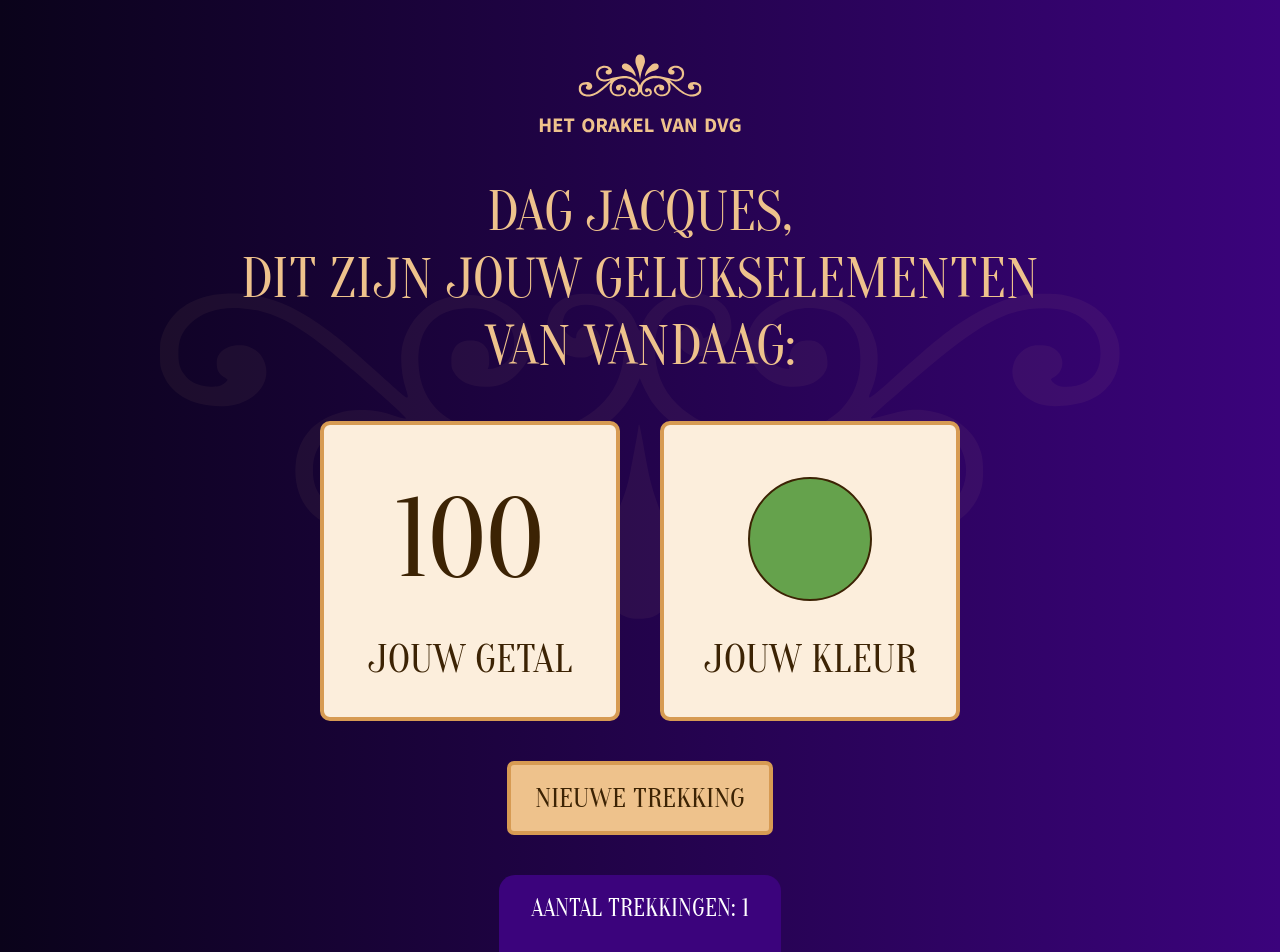
<file: w1/klasopdracht/dvg-orakel/index.html>
<!DOCTYPE html>
<html lang="en">

<head>
    <meta charset="UTF-8">
    <meta name="viewport" content="width=device-width, initial-scale=1.0">
    <title>Het Orakel van DVG</title>

    <!-- Stylesheets -->
    <link rel="stylesheet" href="css/reset.css">
    <link rel="stylesheet" href="css/main.css">
</head>

<body>
    <header>
        <img src="assets/orakel_logo.svg" alt="Logo van het Orakel van DVG">
    </header>

    <main>
        <h1 id="greeting" class="greeting">
            Dag <span id="name">unknown</span>, <br>
            dit zijn jouw gelukselementen van vandaag:
        </h1>

        <div class="cards-wrapper">
            <div class="cards-row">
                <article class="card">
                    <p id="lucky-number" class="lucky-element lucky-number">7</p>

                    <h2 class="lucky-description">Jouw Getal</h2>
                </article>

                <article class="card">
                    <p id="lucky-color" class="lucky-element lucky-color"></p>

                    <h2 class="lucky-description">Jouw Kleur</h2>
                </article>
            </div>
        </div>

        <button id="draw-button" class="draw-button">Nieuwe trekking</button>
    </main>

    <footer class="footer">
        <p id="draw-count" class="draw-count">
            Aantal trekkingen: <span id="count">1</span>
        </p>
    </footer>

    <!-- Basis -->
    <script src="js/main.js"></script>

    <!-- Excelleren -->
    <!-- <script src="js/excellerate.js"></script> -->
</body>

</html>
</file>
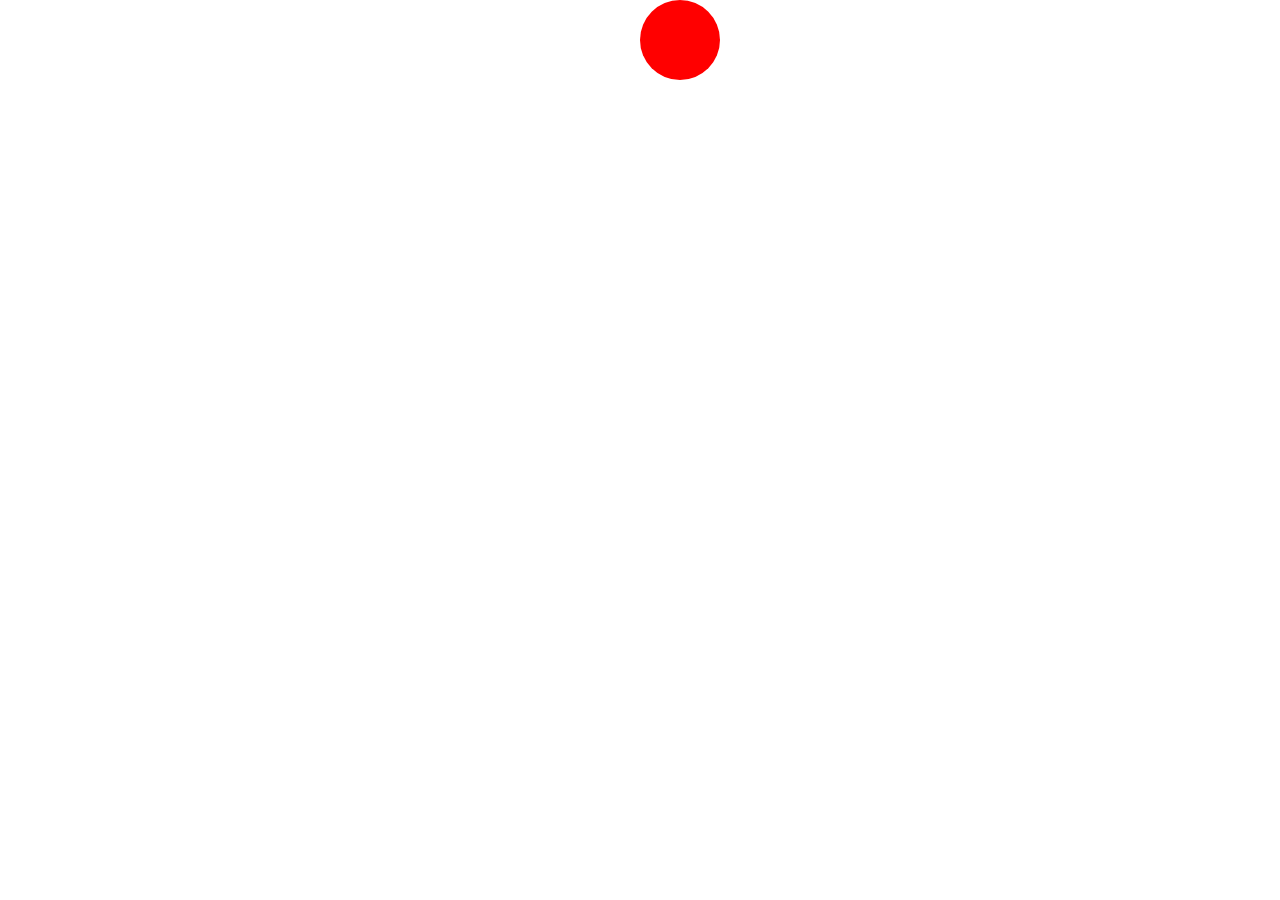
<file: w2/demos/css-keyframes/index.html>
<!DOCTYPE html>
<html lang="en">

<head>
    <meta charset="UTF-8">
    <meta name="viewport" content="width=device-width, initial-scale=1.0">
    <title>Bouncing ball</title>

    <!-- Stylesheets -->
    <link rel="stylesheet" href="css/main.css">
</head>

<body>
    <div class="ball"></div>
</body>

</html>
</file>
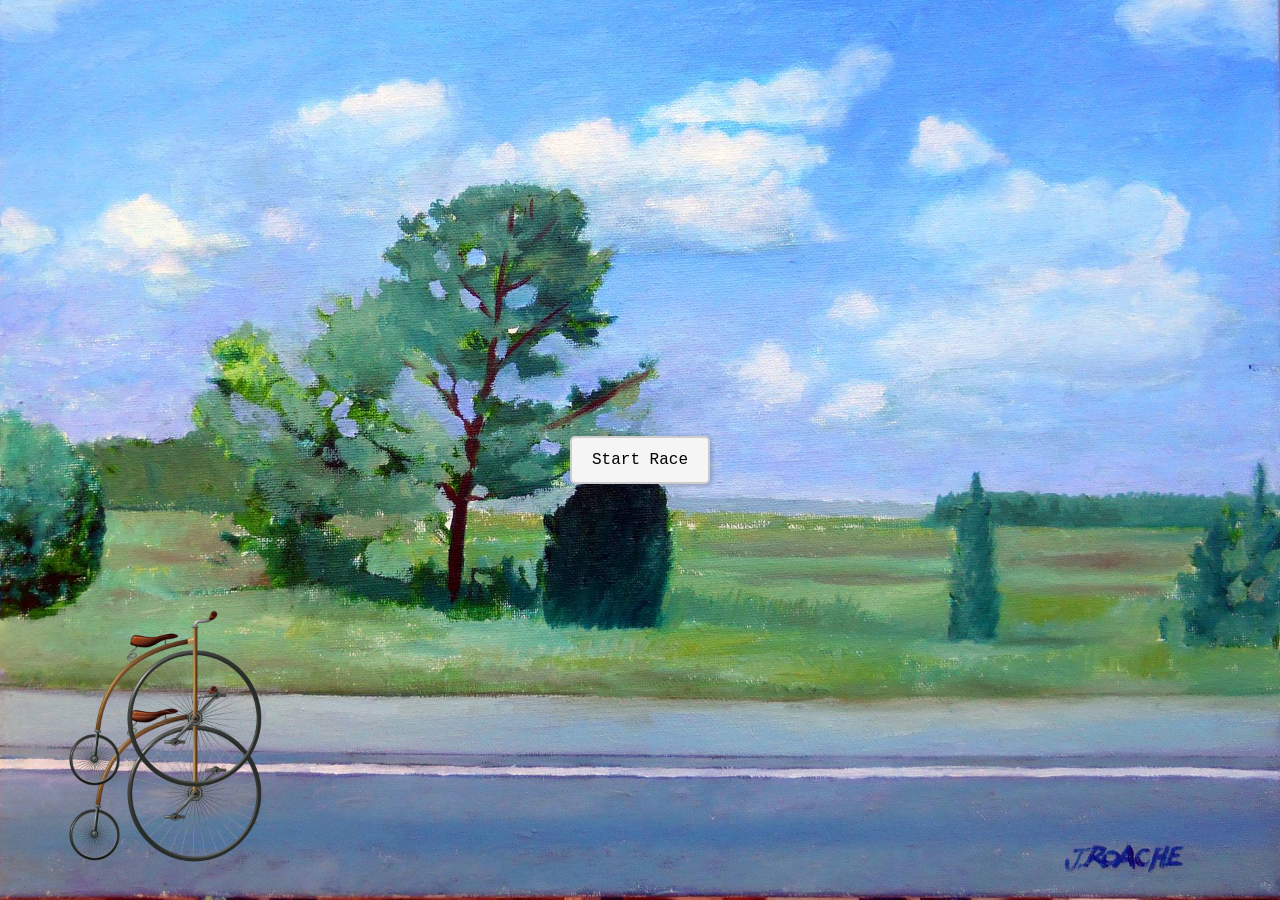
<file: w2/demos/fietsenrace/index.html>
<!DOCTYPE html>
<html lang="en">

<head>
    <meta charset="UTF-8">
    <meta name="viewport" content="width=device-width, initial-scale=1.0">
    <title>Fietsenrace</title>

    <!-- Stylesheets -->
    <link rel="stylesheet" href="css/reset.css">
    <link rel="stylesheet" href="css/main.css">

    <!-- Favicons -->
    <link rel="icon" type="image/png" href="favicon/favicon-96x96.png" sizes="96x96" />
    <link rel="icon" type="image/svg+xml" href="favicon/favicon.svg" />
    <link rel="shortcut icon" href="favicon/favicon.ico" />
    <link rel="apple-touch-icon" sizes="180x180" href="favicon/apple-touch-icon.png" />
    <meta name="apple-mobile-web-app-title" content="Fietsen is fietsen" />
    <link rel="manifest" href="favicon/site.webmanifest" />
</head>

<body>
    <div class="race-track">
        <img src="./assets/old-bike.png" class="bike" id="bike1" style="left: 0;">
        <img src="./assets/old-bike.png" class="bike bike-2" id="bike2" style="left: 0;">
    </div>

    <button class="button-start-race" id="button-start-race">Start Race</button>

    <script src="./js/main.js"></script>
</body>

</html>
</file>
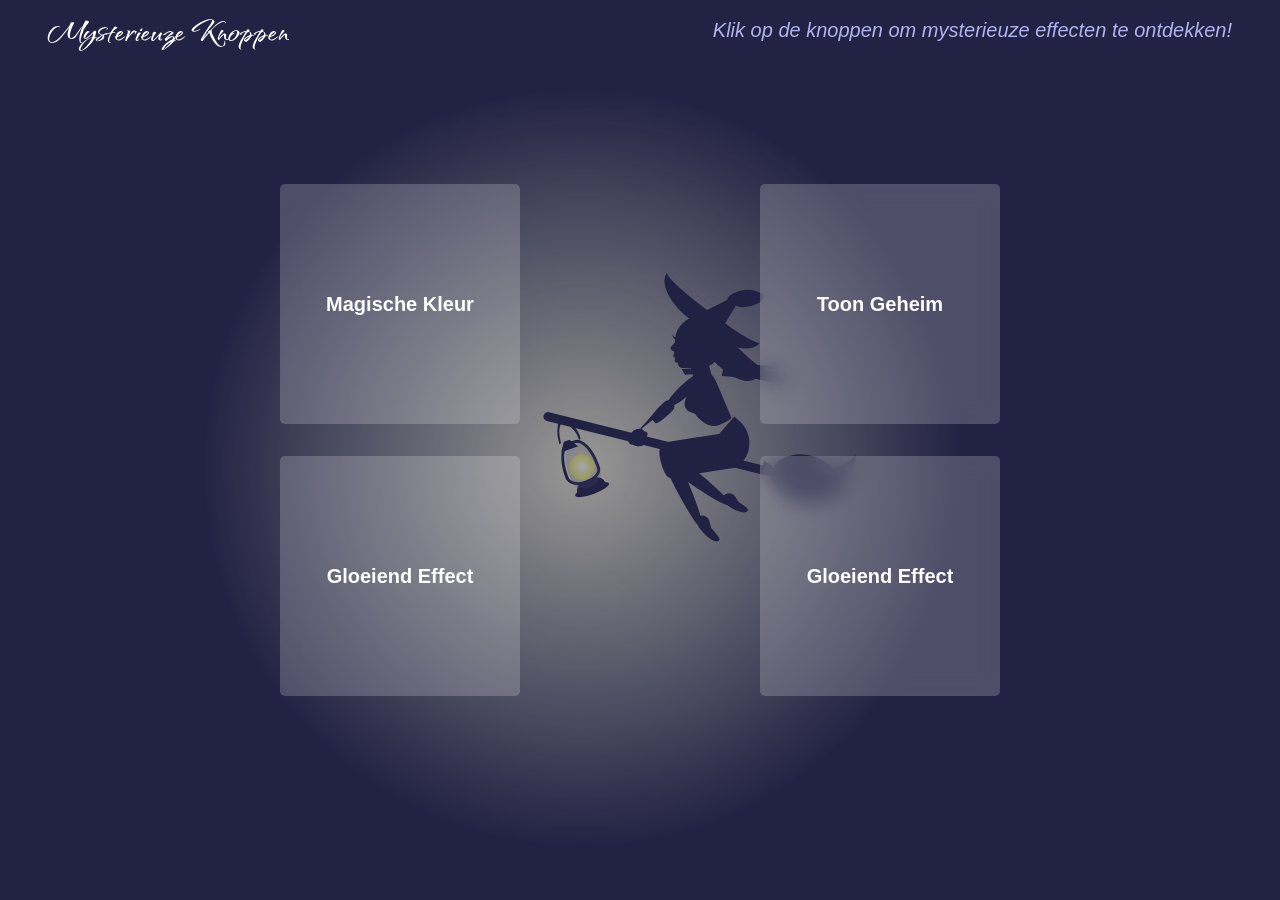
<file: w2/demos/mysterious-buttons/index.html>
<!DOCTYPE html>
<html lang="nl">

<head>
    <meta charset="UTF-8">
    <meta name="viewport" content="width=device-width, initial-scale=1.0">
    <title>Mysterieuze Knoppen</title>

    <!-- Stylesheets -->
    <link rel="stylesheet" href="css/reset.css">
    <link rel="stylesheet" href="css/main.css">
    <link rel="stylesheet" href="css/background.css">

    <!-- Favicons -->
    <link rel="apple-touch-icon" sizes="180x180" href="favicons/apple-touch-icon.png">
    <link rel="icon" type="image/png" sizes="32x32" href="favicons/favicon-32x32.png">
    <link rel="icon" type="image/png" sizes="16x16" href="favicons/favicon-16x16.png">
    <link rel="manifest" href="favicons/site.webmanifest">
</head>

<body>
    <header class="home-header">
        <h1>Mysterieuze Knoppen</h1>
        <p>Klik op de knoppen om mysterieuze effecten te ontdekken!</p>
    </header>

    <main class="home-main">
        <button id="button-magic" class="button">Magische Kleur</button>
        <button id="button-show" class="button">Toon Geheim</button>
        <button id="button-hide" class="button hidden">Verberg Geheim</button>
        <button class="button button-glow">Gloeiend Effect</button>
        <button class="button button-glow">Gloeiend Effect</button>
    </main>

    <div class="secret-text-wrapper">
        <p id="secret-text" class="secret-text hidden">✨ Dit is het verborgen bericht! ✨</p>
    </div>

    <!-- don't mind me, I'm just a background witch -->
    <section class="background">
        <div class="witch">
            <div></div>
            <div></div>
            <div></div>
            <div></div>
            <div></div>
            <div></div>
            <div></div>
            <div></div>
            <div></div>
            <div></div>
            <div></div>
            <div></div>
            <div></div>
            <div></div>
        </div>
    </section>

    <script src="js/main.js"></script>
</body>

</html>
</file>
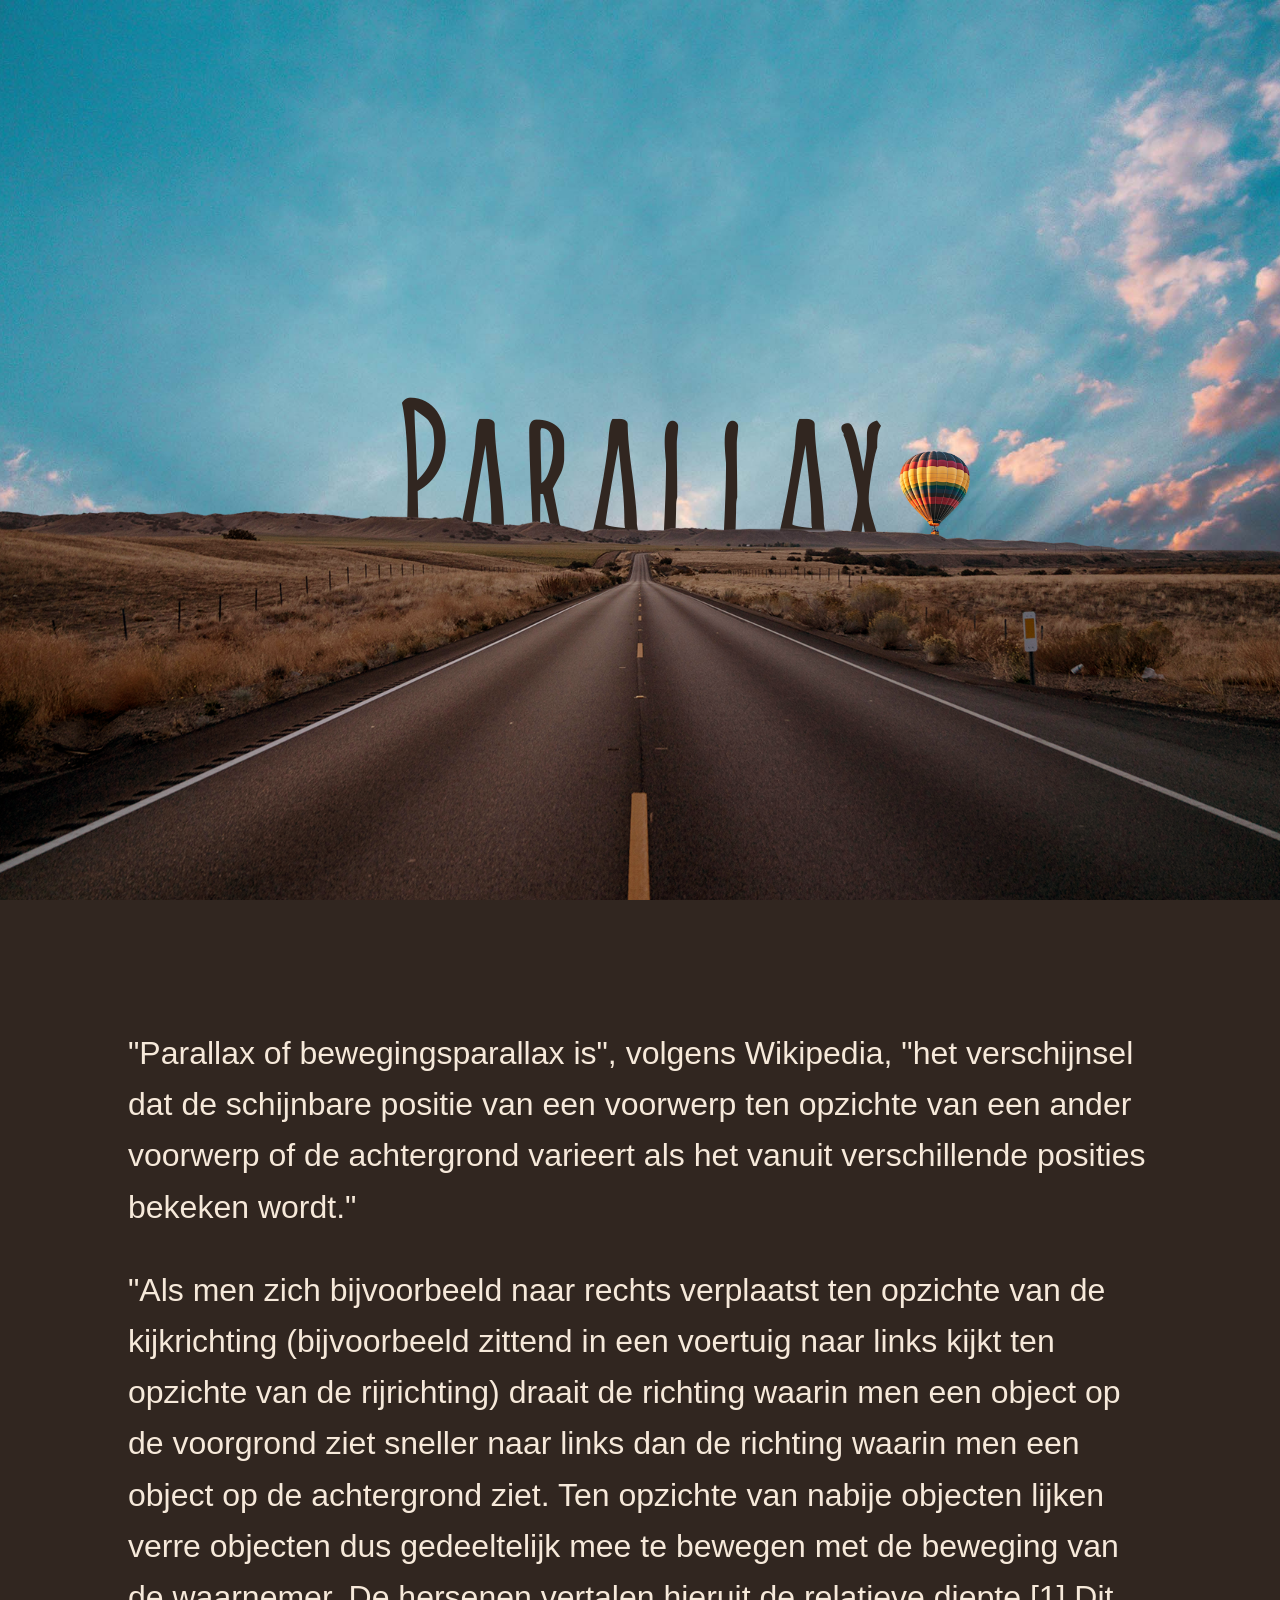
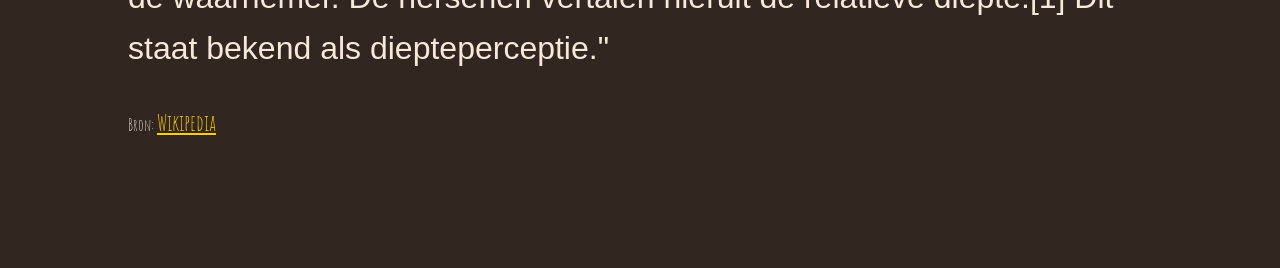
<file: w2/demos/parallax/index.html>
<html lang="en">

<head>
    <meta charset="UTF-8">
    <meta name="viewport" content="width=device-width, initial-scale=1.0">
    <title>Demo: Parallax</title>

    <!-- Stylesheets -->
    <link rel="stylesheet" href="css/reset.css">
    <link rel="stylesheet" href="css/main.css">

    <link rel="preconnect" href="https://fonts.googleapis.com">
    <link rel="preconnect" href="https://fonts.gstatic.com" crossorigin>
    <link href="https://fonts.googleapis.com/css2?family=Amatic+SC:wght@400;700&display=swap" rel="stylesheet">

    <!-- Favicons -->
    <link rel="icon" type="image/png" href="favicon/favicon-96x96.png" sizes="96x96" />
    <link rel="icon" type="imagbe/svg+xml" href="favicon/favicon.svg" />
    <link rel="shortcut icon" href="favicon/favicon.ico" />
    <link rel="apple-touch-icon" sizes="180x180" href="favicon/apple-touch-icon.png" />
    <meta name="apple-mobile-web-app-title" content="Parallax" />
    <link rel="manifest" href="favicon/site.webmanifest" />

</head>

<body>
    <section class="hero">
        <h1 id="title" class="hero__title">Parallax</h1>
        <img class="hero__asset road" src="images/road.png" id="road" alt="road">
        <img class="hero__asset balloon" src="images/balloon.png" id="balloon" alt="balloon">
        <img class="hero__asset sky" src="images/sky.jpg" id="sky" alt="sky">
    </section>

    <main class="section">
        <p class="section__text">
            "Parallax of bewegingsparallax is", volgens Wikipedia, "het verschijnsel dat de schijnbare positie van een
            voorwerp ten opzichte van een ander voorwerp of de achtergrond varieert als het vanuit verschillende
            posities bekeken wordt."
        </p>

        <p class="section__text">
            "Als men zich bijvoorbeeld naar rechts verplaatst ten opzichte van de kijkrichting (bijvoorbeeld zittend
            in een voertuig naar links kijkt ten opzichte van de rijrichting) draait de richting waarin men een object
            op de voorgrond ziet sneller naar links dan de richting waarin men een object op de achtergrond ziet. Ten
            opzichte van nabije objecten lijken verre objecten dus gedeeltelijk mee te bewegen met de beweging van de
            waarnemer. De hersenen vertalen hieruit de relatieve diepte.[1] Dit staat bekend als diepteperceptie."
        </p>

        <p class="section__note">
            Bron: <a target="_blank" href="https://nl.wikipedia.org/wiki/Parallax">Wikipedia</a>
        </p>
    </main>

    <script src="js/main.js"></script>
</body>

</html>
</file>
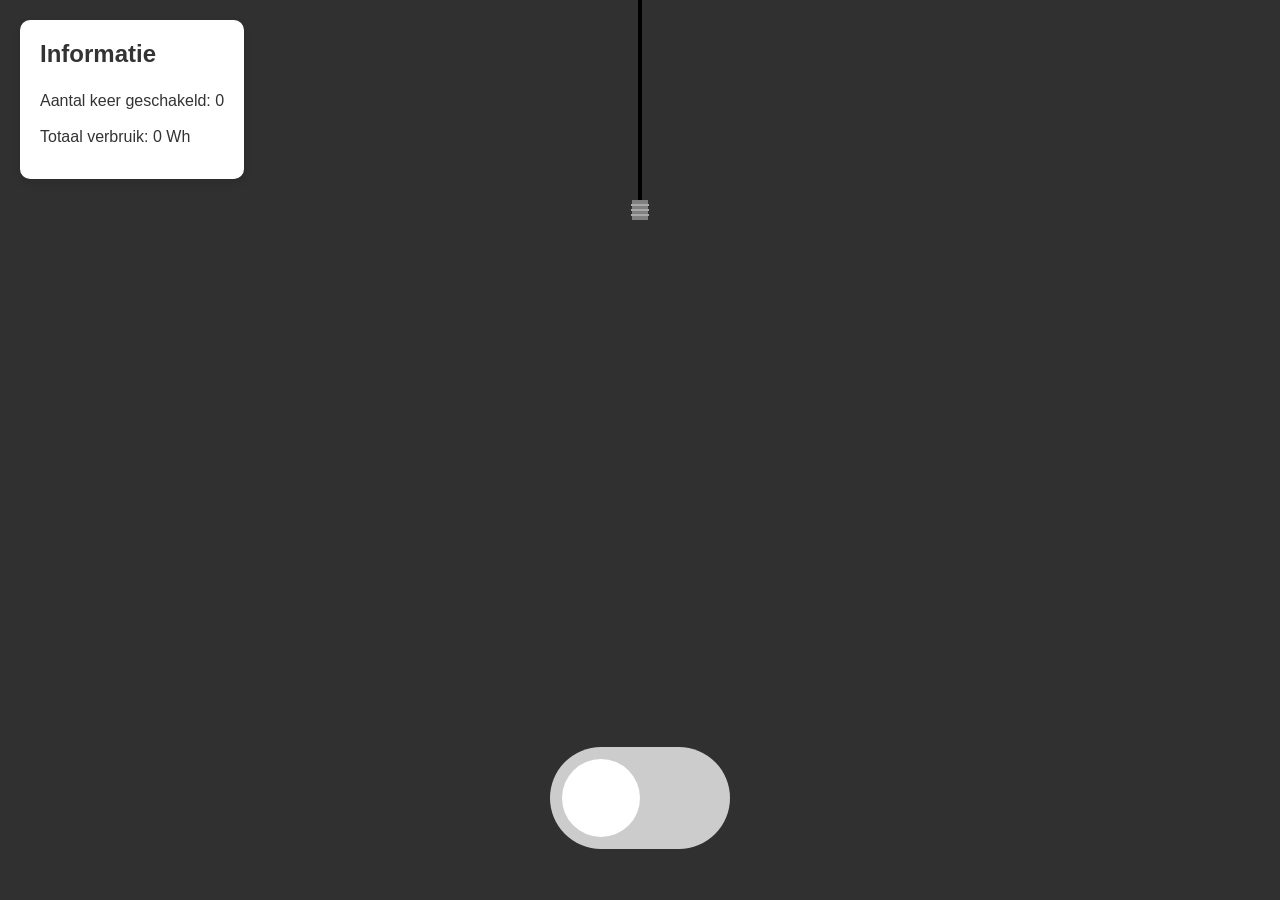
<file: w2/klasopdracht/lichtschakelaar/index.html>
<!DOCTYPE html>
<html lang="en">

<head>
    <meta charset="UTF-8">
    <meta name="viewport" content="width=device-width, initial-scale=1.0">
    <title>Lichtschakelaar</title>
    <link rel="stylesheet" href="css/main.css">
    <link rel="stylesheet" href="css/lightbulb.css">
</head>

<body>
    <!-- Rounded switch -->
    <label id="switch" class="switch">
        <input type="checkbox" id="checkbox-switch">
        <span class="slider round"></span>
    </label>

    <section class="area">
        <div class="wire"></div>
        <div class="fixture">
          <div class="strip"></div>
          <div class="strip"></div>
          <div class="strip"></div>
        </div>
        <div  id="bulb" class="bulb off">
          <div class="zig"></div>
          <div class="zig"></div>
          <div class="zig"></div>
        </div>
      </section>

      <aside class="information-dialog">
        <h2>Informatie</h2>
        <p>Aantal keer geschakeld: <span id="times-switched">0</span></p>
        <p>Totaal verbruik: <span id="total-usage">0</span> Wh</p>
      </aside>
    <script src="js/main.js"></script>
</body>

</html>
</file>
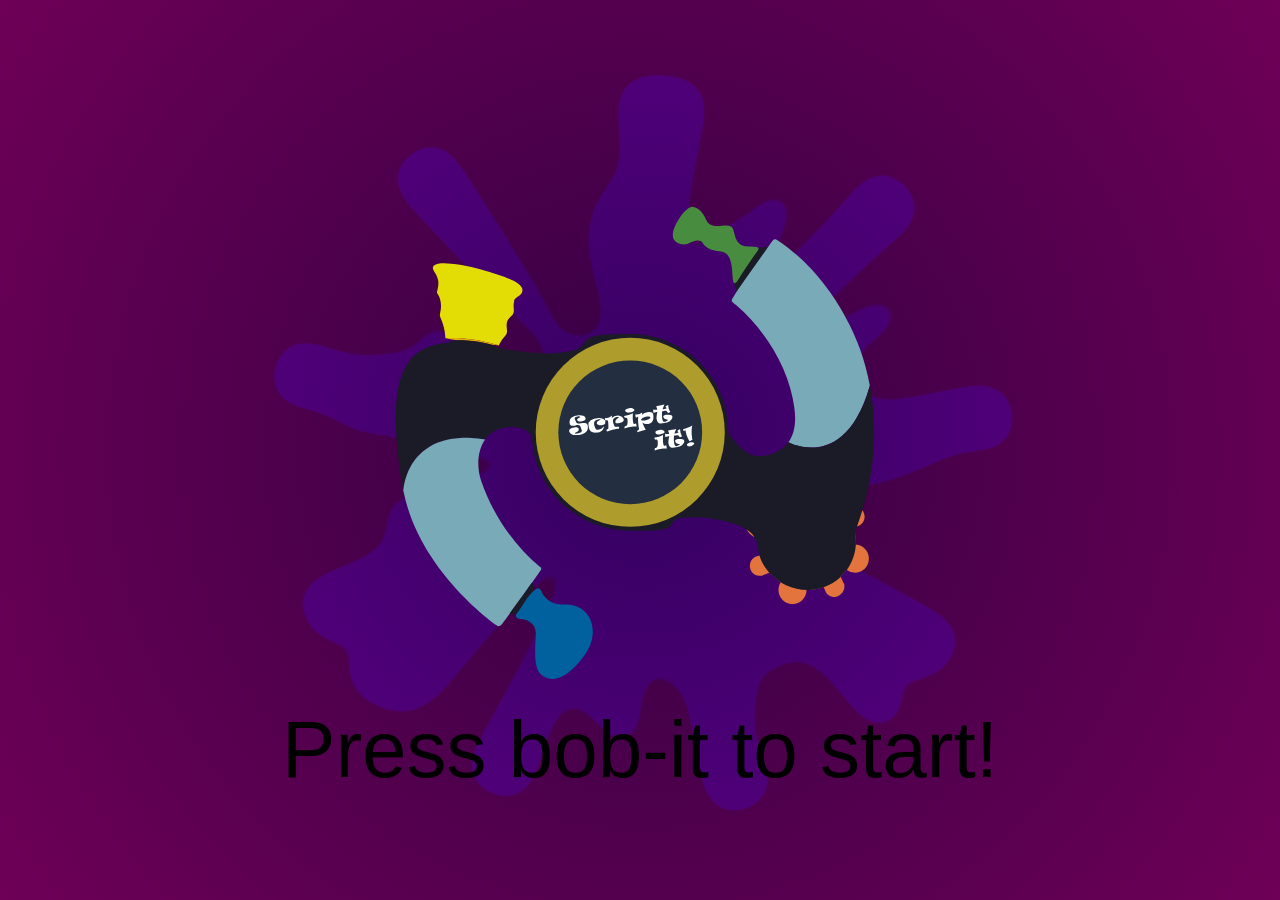
<file: w3/demos/bob-it/index.html>
<!DOCTYPE html>
<html lang="en">

<head>
    <meta charset="UTF-8">
    <meta name="viewport" content="width=device-width, initial-scale=1.0">
    <title>Bob-it</title>
    <link rel="stylesheet" href="css/reset.css">
    <link rel="stylesheet" href="css/main.css">
</head>

<body>
    <main class="game-area">
        <?xml version="1.0" encoding="UTF-8"?>
<svg id="Layer_1" data-name="Layer 1" xmlns="http://www.w3.org/2000/svg" version="1.1" viewBox="0 0 1182.8 1179.2">
  <defs>
    <style>
      .cls-1 {
        fill: #488c3f;
      }

      .cls-1, .cls-2, .cls-3, .cls-4, .cls-5, .cls-6, .cls-7, .cls-8, .cls-9, .cls-10 {
        stroke-width: 0px;
      }

      .cls-2 {
        fill: #e3743d;
      }

      .cls-3 {
        fill: #01619e;
      }

      .cls-4 {
        fill: #1b1b27;
      }

      .cls-5 {
        fill: #232e40;
      }

      .cls-6 {
        fill: #ae9c2c;
      }

      .cls-11, .cls-12 {
        isolation: isolate;
      }

      .cls-7 {
        fill: #e3b105;
      }

      .cls-12 {
        fill: #000;
        font-family: Ravie, Ravie;
        font-size: 84.8px;
      }

      .cls-8 {
        fill: #e3dd05;
      }

      .cls-9 {
        fill: #79aab8;
      }

      .cls-10 {
        fill: #fff;
      }
    </style>
  </defs>
  <path id="flick-it" class="cls-1" d="M939.9,173.9l-70.2-55.9s0-.2.2-.2c1-1.4,2.9-3,2.2-5h0c-.7-2.2-2.9-3.1-4.9-3.7-5.8-1.8-12.3-1.7-18.3-1.5-30.8.9-32.3-26-35-32.9s0-19.9-27.5-16.3-35-5.4-40.1-17.2-14.5-24.5-29.3-27.2-43.2,36.5-47.7,62.2c-4.5,25.7,27.8,30.2,37.7,23.9,10-6.3,27.2-11.2,32.6-1.2,5.4,10,16,18.4,43.2,20.8,27.2,2.4,26,41.1,27.8,61.6.2,2.7,1,12.3,5.1,13.1.7.2,1.5,0,2.4-.4,2.6-1.4,4.1-4.3,5.5-6.8l64.8,51.6,51.6-64.8h0Z"/>
  <path id="pull-it" class="cls-3" d="M458.4,969c-7.6-6.3-16.9-10.4-26.6-12.5-8.3-1.8-16.8-1.5-25.2-1.7-16.4-.4-31.2-6.3-41.4-19.5-1.1-1.5-2.2-3-3.2-4.5-3.3-5.2-6.7-19-15.6-13.5-3.4,2.1-6.4,4.5-9.3,7.2-3.8,3.6-7.2,7.6-10.4,11.9l-71.3-49.9-15,21.4,71.5,50.1c-3.2,4.8-6.4,9.5-9.6,14.2-.9,1.2-1.7,2.4-2.6,3.7-5.8,8.1,1.6,13.3,9.7,13.1,9.4-.2,36.4,7.7,35.6,34.7-.8,27-7.8,83,14.2,98.1,22,15.1,52.4,15.7,96.6-41,12.5-16,21.9-34.9,23.6-55.4,1.7-20.6-4.6-42.8-21-56.3h0Z"/>
  <path id="spin-it" class="cls-2" d="M1101.4,812.9v-7.8h0v-8.5c0-1.1-.2-2.1-.3-3.2v-4.7c0-.4,0-.7-.2-1.1,0-.5,0-.9-.2-1.4,0-.3,0-.6-.2-.9v-.5c0-.4,0-.8-.2-1.2,0-.3,0-.6-.2-1,0-.3,0-.6-.2-.9v-.6c0-.5-.2-1.1-.4-1.6v-.2c0-.4-.2-.8-.3-1.2,0-.6-.3-1.2-.5-1.8,0-.4-.2-.9-.3-1.3-.2-.9-.5-1.8-.8-2.7l8.4-2.8h0c9.2-2.7,16.2-11,16.8-21.2.8-13-9.1-24.1-22.1-24.8-3.3-.2-6.5.3-9.4,1.4h-.3s-.2,0-.3.2l-15.4,6c-.6-.7-1.1-1.3-1.7-1.9,0,0-.2-.2-.2-.3-.7-.8-1.4-1.6-2.2-2.4-.2-.2-.4-.4-.6-.6-.6-.6-1.1-1.2-1.7-1.7-.2-.2-.5-.5-.7-.7-.6-.6-1.2-1.1-1.8-1.7-.2-.2-.4-.4-.6-.6-.8-.7-1.6-1.5-2.4-2.2h-.2c-.7-.6-1.4-1.2-2.1-1.8l-.2-.2c-.2-.2-.5-.4-.7-.6-.4-.4-.9-.7-1.3-1,0,0-.3-.2-.4-.3h-.2c-.2-.2-.5-.4-.7-.6-.3-.2-.6-.5-.9-.7-.2,0-.4-.3-.6-.4-.3-.2-.5-.4-.8-.6,0,0-.2,0-.3-.2,3.8-5,6.1-11.2,6.5-17.9,1.1-18.3-12.9-34-31.2-35.1-18.3-1.1-34,12.9-35.1,31.2h-17.3c-.7,0-1.5,0-2.2.2h-1.2c-.7,0-1.5.2-2.2.3-.4,0-.8,0-1.2.2-.8,0-1.6.2-2.4.4h-.8c-.5,0-1,.2-1.6.3h0c-.5,0-1,.2-1.5.3-.4,0-.7.2-1.1.2-.7.2-1.4.3-2.2.5-.4,0-.8.2-1.2.3-.7.2-1.4.3-2.1.5-.4,0-.7.2-1.1.3-.9.2-1.8.5-2.7.8l-2.8-8.4h0c-2.7-9.2-11-16.2-21.2-16.8-13-.7-24.1,9.1-24.8,22.1-.2,3.3.3,6.5,1.4,9.4h0v.3s0,.2.2.3l6,15.4c-.6.5-1.1.9-1.6,1.4s-.4.4-.7.6c-.8.7-1.5,1.4-2.3,2.1-.3.3-.6.6-.9.8-.5.5-1,.9-1.4,1.4l-.9.9c-.5.5-.9,1-1.4,1.4-.3.3-.6.6-.8.9-.7.7-1.4,1.5-2,2.2-.2.2-.4.5-.6.7-.5.6-1,1.1-1.5,1.7-.3.3-.6.7-.8,1-.3.4-.6.8-.9,1.1h0s0,.3-.2.3c-.3.4-.6.7-.8,1.1-.2.3-.4.5-.6.8,0,0-.2.2-.2.3,0,.2-.3.4-.4.5-.2.2-.4.5-.6.7-5-3.8-11.2-6.1-17.9-6.5-18.3-1.1-34,12.9-35.1,31.2s12.9,34,31.2,35.1v4.3h0v3.5h0v11.1c0,.7,0,1.4.2,2.1,0,.5,0,1.1.2,1.6v1.5c0,.6.2,1.2.3,1.8v.9c0,.6.2,1.1.3,1.7v.6c0,.3,0,.6.2.9v1.5c0,.6.2,1.2.4,1.7,0,.5.2,1,.4,1.5,0,.5.2,1,.4,1.5.2.6.3,1.2.5,1.8,0,.3.2.7.3,1,.2.6.3,1.2.5,1.7l-8.4,2.8h0c-9.2,2.7-16.2,11-16.8,21.2-.8,13,9.1,24.1,22.1,24.8,3.3.2,6.5-.3,9.4-1.4h.3s.2,0,.3-.2l15.4-5.9c7.4,8.7,16,16.4,25.7,22.6-3.5,5.2-5.5,11.5-5.5,18.3,0,18.3,14.9,33.2,33.2,33.2s33.2-14.9,33.2-33.2h1.3c13.8,0,27-2.4,39.3-6.9l3.3,8.2h0c3.3,9,11.9,15.5,22.1,15.5s23.5-10.5,23.5-23.5-.7-6.4-1.9-9.3h0l-.2-.3v-.3l-6.8-15.1c5.1-4.8,9.7-10.1,13.8-15.7,5,3.8,11.2,6.1,17.9,6.5,18.3,1.1,34-12.9,35.1-31.2s-12.9-34-31.2-35.1l-.2.2h0Z"/>
  <g id="twist-it">
    <path class="cls-8" d="M313.1,210.9c0,2.8-.2,4.8-1.8,7.3-3.5,5.7-9.5,7.1-14,11.6s-3,4.6-3.6,7.2c-1.3,5.1-1.6,9.9-1.1,15.2.4,5.1,1.1,10.6-1.5,15.2-1.2,2.1-3,3.8-4.7,5.4-3,2.8-6,5.7-7.9,9.4-3.9,7.5-2.4,15.3-1.7,23.4.7,8-2.4,11.8-7.6,17.3-2.6,2.7-4.4,6-6.3,9.1-.4.7-5.8,9.7-5.3,9.9,0,0-64.3-21.5-126.6-17,.6,0-1.5-15.4-1.6-16.2-2-11.5-5.4-22.9-10.3-33.4-2.6-5.6,0-11.7.9-17.6,1.9-13.5,0-26.8-7.6-38.3-.6-.8-1.2-1.7-1.3-2.7,0-.7,0-1.4.2-2.1,1.8-8.1,4-16.8,2.8-25.2-.9-5.9-3.1-11.5-5.8-16.8-2.2-4.3-7.7-10.3-6.8-15.4.4-2.8,2.8-5,5.4-6.2,11.1-5,26-3.5,37.8-2.5,16.1,1.4,32.1,4.2,47.9,7.8,7.6,1.7,15.2,3.7,22.8,5.8,58.9,16.8,97.8,31,98,48.9h-.3,0Z"/>
    <path class="cls-7" d="M257.4,341.7c-5.7-.5-11.1-1.1-16.4-1.6-9.9-3.4-25.9-6.7-44.2-8.8-15.2-1.8-29.2-2.3-39.4-1.9-17.7-2.8-26.5-4.7-26.5-4.7,62.3-4.5,126.6,17,126.6,17h-.1Z"/>
  </g>
  <g id="body">
    <g>
      <path class="cls-4" d="M871.7,113c1.1,0,3.6-1.9,4.7-2.4,1.9-.8,3.9-1.6,5.9-2s4-.8,6-.6,7,1.6,6.9,3-.2.7-.5,1c-14.3,19.9-28.8,39.8-43,59.8s-5.3,7.5-7.9,11.2c-1.3,1.8-2.6,3.6-3.8,5.5-5.1,7.3-10,14.7-14.9,22.1-1,1.5-1.8,3.2-3.1,4.4-6.1-3.7-7.4-15.2-6.6-21.1.7.2,1.5,0,2.4-.4,2.8-1.5,4.4-4.9,5.9-7.5,6.8-11.5,14.4-22.4,21.8-33.5,7.9-11.6,15.7-23.2,24.1-34.5,1.1-1.4,2.9-3,2.2-5h-.1Z"/>
      <path class="cls-9" d="M1110.7,346.7v-.2s-54.7-162.6-195.1-254.5c-2.2-1.4-5-2.3-7.5-1.1-2.1,1.1-3.2,3.2-4.5,5s-3.6,5.1-5.4,7.6c-14.3,20.3-28.6,40.6-43.1,60.9-10.6,14.9-21.4,29.8-31.6,45.1-3.4,5.2-6.8,10.4-10.1,15.6-.9,1.5-1.9,3-2.7,4.6-3.8,6.4-2,8.1,0,10,2.5,2.4,5.3,4.4,7.9,6.6,70.7,60.6,125.8,150.3,138.1,243.7,3.6,27.2,2.4,57.9-14.2,80.9,0,0,134.4,73.1,192.6-134.2-5.4-29-13.4-59.1-24.5-90h0Z"/>
      <path class="cls-9" d="M820.5,214.6h0c0-.1,0,0,0,0Z"/>
      <path class="cls-4" d="M820.4,214.6h0Z"/>
      <path class="cls-4" d="M1135.2,436.8h0c-58.2,207.2-192.6,134.1-192.6,134.1-22,30.3-77.3,46-106.9,17.8-19.6-18.7-34.8-38.3-34.8-38.3v-3.1c0-126.5-100.9-229.4-226.7-232.5h-6c-128.5,0-88.8,13.3-124.9,36.3-2,.6-4,1.1-6,1.6-21.3,5.2-42.4,8.2-64.4,7.8-37-.6-74.3-5.5-110.7-12.4-1.9-.3-3.7-.7-5.5-1.1-1.9-.4-3.8-.7-5.7-1.1-1-1.8-4.6-3.7-10.1-5.6-9.9-3.4-25.9-6.7-44.2-8.8-15.2-1.8-29.2-2.3-39.4-1.8-10.4.5-17,2.1-17.3,4.6v.5c-9.9.9-20,2.4-29.8,4.7-.6.1-1.2.3-1.7.4-2.3.6-4.6,1.2-6.9,1.9-.6.2-1.1.3-1.7.5-1.7.5-3.4,1.1-5,1.7-.6.2-1.1.4-1.7.6s-1.1.4-1.7.6c-2.2.8-4.4,1.7-6.5,2.7-.5.2-1.1.5-1.6.7l-1.6.8c-2.6,1.3-5.2,2.6-7.7,4.1-1,.6-2,1.2-3,1.8-1,.6-1.9,1.2-2.9,1.9-1.4,1-2.9,2-4.3,3-.4.3-.9.7-1.4,1-.4.3-.9.7-1.4,1.1-1.4,1.1-2.7,2.2-4,3.4-.4.3-.8.7-1.1,1-.5.5-1,.9-1.5,1.4l-1.2,1.2-1.1,1.1c-.9.9-1.7,1.8-2.5,2.8-.8.9-1.5,1.8-2.3,2.7-.4.4-.7.9-1,1.3-.4.6-.9,1.2-1.3,1.8-.3.4-.6.8-.9,1.2-.7,1-1.4,2-2,3-11.8,18.2-18.9,38.8-23,60.1-1,5.3-1.9,10.7-2.6,16.1-.3,2.7-.7,5.4-.9,8.1-.7,6.8-1.2,13.5-1.5,20.3,0,2.7-.2,5.4-.3,8.1,0,2.7,0,5.4-.2,8v4c-.7,55.6,6.7,111.2,15.6,165.9.7,4.2,1.4,8.2,2.2,12.3.4-7.6,8.3-118.4,134-125.5,8.3-.5,17.1-.5,26.5,0,10.3.5,21.2,1.7,32.9,3.5,10.6-14.9,26.8-25.7,49.4-28.5,47.6-5.9,61.2,20.4,61.2,20.4l.2-.3c4.3,124.7,106.7,224.4,232.5,224.4s79.5-10.6,113-29.2c.7,0,1.4-.2,2.1-.3,2.2-.3,4.5-.6,6.7-.8,24.1-2.4,48.5-1.8,72.5,1.7,22.3,3.3,45.2,8.3,65.9,17.4,5.1,2.2,10,4.9,14.6,7.9,7.7,5,14.4,11.2,19.2,18.6,4.5,6.7,7.4,14.5,8.2,23.4.7,6.8,1.9,13.6,3.8,20.2,1.2,4.1,2.6,8.1,4.4,11.9,4.5,9.8,10.5,18.9,17.5,27.1.5.6,1.1,1.2,1.6,1.8l.8-.3c6.7,7.9,14.5,15,23.1,20.8,4.9,3.2,10,6.1,15.3,8.6,15.9,7.4,33.4,11.4,51,11.4h3.7c11.9-.5,23.4-2.9,34.1-6.8l.2.4c15.1-5.3,28.7-13.6,40.1-24.3l-.3-.8c5.1-4.8,9.7-10.1,13.8-15.8.2.2.5.4.7.5,12.5-17.1,20.4-37.8,21.8-60.2.2-2.4.2-4.8.2-7.3,0,0-1.3-8.1,0-26,0-1.8,1.2-5.4,2.9-10.6,2.7-8.3,7.1-20.8,12-36.8,17.9-58.9,42.6-166.3,18-295.7h.1Z"/>
      <path class="cls-9" d="M356.5,866.7s2.5,1.4.6,5.7c-.2.5-1.8,2.9-4.4,6.7-.6.8-1.2,1.7-1.9,2.7-.9,1.3-1.9,2.8-3,4.3-.5.8-1.1,1.6-1.7,2.4-2,2.9-4.3,6.1-6.7,9.5-.4.5-.7,1-1.1,1.5,0,0-.2.3-.3.4-.6.8-1.2,1.6-1.8,2.5v.2h.1c-15.7,21.9-37.2,51.6-52.7,72.9h0c-.5.7-.9,1.3-1.4,2-1.2,1.6-2.4,3.3-3.5,4.8l-.9,1.2c-.5.6-.9,1.2-1.3,1.8-.2.2-.3.4-.5.6-.3.4-.6.8-.8,1.2l-2.4,3.3c-.2.3-.5.7-.8,1-1.5,2-2.8,3.8-3.9,5.3l-.9,1.2s0,.2-.2.3c-.2.2-.3.4-.5.7-1.2,1.5-2,2.7-2.6,3.3l-.2.2s-.2.2-.2.3c-4.1,4.5-8.2,3.6-11.5,1.1-3.2-2.4-182.4-127.1-220.2-317.4v-.4.4s3.8-118.5,134-125.9c8.3-.5,17.1-.5,26.5,0,10.2.5,21.2,1.7,32.8,3.5-19,26.7-20.3,66.8-9.1,99.2,26.6,77.5,77.1,151.9,140.5,203.8l.2-.3h-.2Z"/>
      <path class="cls-4" d="M336,902.7c4.3,3.4,4.5,11.7,1.3,21.9-6.5,6.1-11.8,13.5-16.8,20.9-1.2,1.8-2.5,3.7-3.7,5.5-4.7,7-9.4,14.2-14.3,21.2-7.5,5.1-14.3,6.8-18.4,3.9-.2-.2-.5-.4-.7-.6,15.5-21.3,36.9-50.9,52.6-72.8h0Z"/>
      <path class="cls-4" d="M336.1,902.5v.2h0c-15.7,22-37.1,51.6-52.6,72.8h0c15.5-21.3,37-51,52.7-73h-.1Z"/>
      <path class="cls-4" d="M165.7,560.5c-130.1,7.4-134,125.9-134,125.9v-.4c.4-7.6,8.3-118.4,134-125.5Z"/>
    </g>
    <circle class="cls-6" cx="568.3" cy="547.2" r="223.6"/>
  </g>
  <g id="bob-it">
    <circle class="cls-5" cx="568.3" cy="547.2" r="170.1"/>
    <g>
      <path class="cls-10" d="M468,532c.2,1.7.2,3.9-.2,6.7-.4,3.6-2.6,6.7-6.3,9.3-3.9,2.7-9.2,4.5-15.9,5.3s-11.9.3-16-1.8c-3.5-1.7-5.4-3.9-5.7-6.6s.2-3.3,1.4-4.7c1.3-1.6,3.4-2.8,6.2-3.6,1.4-.4,2.9-.7,4.4-.9,3.1-.4,5.6-.3,7.5.4,1.9.6,2.9,1.7,3.1,3.1.3,2.2-.6,4.1-2.7,5.9-1,.9-2.8,1.9-5.3,3.2-1,.5-1.5.9-1.4,1.2.1.9,2.1,1.1,5.9.6s5.5-1.2,7.4-2.3c2.4-1.4,3.5-3.1,3.2-5.1s-.1-.6-.2-1c-1.7-5.2-2.9-8.3-3.6-9.3-1.4-2-3.6-2.8-6.7-2.4s-2.2.4-4.1.9-3.3.8-4.2.9c-5.9.8-9.2-1.2-9.8-6s-.1-3.4.2-5.7c.4-3.1,1.9-5.7,4.5-7.8,3.1-2.5,7.5-4.2,13.3-5s10.7-.5,14.3,1c3.2,1.3,5,3.3,5.4,5.9.5,3.9-2.3,6.3-8.6,7.1s-5.7.2-8-.5c-2.1-.7-3.3-1.6-3.4-2.8-.2-1.7.9-3.3,3.4-4.6,1-.5,1.9-.9,2.9-1.4.9-.5,1.3-.9,1.3-1.3s-.8-.8-2.1-1.1c-1.3-.2-2.8-.2-4.5,0s-3.6.8-4.8,1.6c-1.4,1-2.1,2.2-1.9,3.7s.4,1.5.8,2.3c.7,1.6,1.4,3.2,2.1,4.8.8,1.7,1.8,2.8,3,3.5,1.6.8,3.9,1,7,.6s1.1-.2,2.6-.4c1.5-.3,2.6-.4,3.3-.5,3.5-.5,6.2-.3,8,.5,2.3,1,3.7,3.2,4.1,6.5v-.2Z"/>
      <path class="cls-10" d="M509.4,522.7c.6,4.2-2.4,6.7-8.7,7.6s-5.9.2-8.1-.7c-2.1-.8-3.2-1.9-3.4-3.4-.3-2.3.7-4.3,2.9-5.9,2-1.4,4.4-2.3,7.4-2.7s.3,0,.3,0c0-.3-.8-.5-2.2-.8-1.6-.3-3.3-.4-5-.2-7.4,1-10.7,4.8-9.8,11.4s.3,1.6.5,2.5c1.2,4.6,2.6,7.6,4.2,9.2,1.2,1.1,2.8,1.6,4.8,1.3,3.1-.4,5.9-1.4,8.5-3,2.3-1.4,4-3,5.3-4.9,0,0,.2,0,.2,0-.8,7.4-4.5,12-11.1,13.8-1.7.4-3.4.8-5.2,1-11.9,1.6-18.6-3.2-20-14.3s.2-9.6,2.8-12.5c2.4-2.8,6.7-4.9,12.8-6.4,1.5-.3,2.9-.6,4.4-.8,5.2-.7,9.6-.3,13.2,1.1,3.2,1.2,5.2,2.9,5.8,5.1.2.8.4,1.6.5,2.5h0Z"/>
      <path class="cls-10" d="M553,517.3c.3,2.6-1.7,4.8-6.2,6.6-2.6,1.1-5,1.7-7.2,2-4,.5-6.1-.3-6.4-2.5s.4-4.7,2.3-6.6c1.5-1.6,3.4-2.8,5.8-3.8.2,0,.3-.3.3-.5,0-.4-.6-.8-1.6-1.2-1.1-.4-2.4-.5-3.7-.3-2.5.3-4.6,1.3-6.3,3-2.1,2-2.9,4.6-2.5,7.8s1.7,6.5,4,11.6c.2.4,1.2.7,3,.9,2,0,4.5,0,7.5,0,0,1.2-.2,2.6-.4,4.3-.7,0-1.8.2-3.2.4-8.4,1.1-16.6,3.3-24.6,6.4-.7-.8-1.3-2-1.9-3.7,0-.2,0-.4.2-.5,2.1-1.2,3.1-1.8,3.2-1.8.9-.6,1.3-1.3,1.3-2v-5.8c0-3.8-.2-6.7-.5-8.7s-.7-3.4-1.2-3.7c-.7-.4-1.6-.5-2.7-.3s-1.2.2-2.2.6h-.5c0-.3-.3-1.3-.7-2.9-.5-1.7-.7-2.6-.7-2.8s.1-.4.4-.3c1.6.2,3.2.2,4.8,0,3.9-.5,7.8-2.5,11.6-5.8,0,1.5,0,3.4-.2,5.8,2.6-3.1,6.5-5,11.7-5.7s12.1,1.1,15.1,6.2c.9,1.5,1.4,2.8,1.5,3.9v-.6Z"/>
      <path class="cls-10" d="M583.4,533.6c-3.8-.2-7.8,0-12,.5s-9.6,1.9-16.7,4.2c0-1.4.2-3,.3-4.9,2.9-.7,4.7-1.7,5.5-2.9s1.2-3.2,1.5-6.2c.2-2.8.2-5.5-.2-8.1s-1.7-4-4-3.7-1.4.3-2.1.5c-1.3-2.1-2-3.6-2.1-4.6,7.5-1,14.4-3.2,20.6-6.5,0,0,0,.2.2.5v2.2c-.3,6.6-.2,12.1.4,16.4s1,4.9,1.8,5.7,1.2.7,2,.6,1.9-.5,3-1.2c.3-.2.5,0,.6.4.4,1.6.8,3.8,1.3,6.7v.4ZM578.1,494.6c.2,1.2-1.1,2.5-3.8,3.7-2.4,1.1-5,1.8-7.8,2.2s-4.8.1-6.6-.6c-2.1-.9-3.3-2.4-3.5-4.5s2.6-4.5,9-5.4,6.5-.2,9,.8c2.3.9,3.6,2.2,3.8,3.8h-.1Z"/>
      <path class="cls-10" d="M622.9,507.2c.2,1.5.3,3.3.2,5.4,0,3.8-1.2,7-3.1,9.6-2.3,3.1-5.6,5-9.9,5.5s-9.1-.5-12.9-3.5c1.5,4.2,2.4,6.7,2.9,7.7,1.3,3,3,6.2,5,9.5-10.1,2.7-16.7,4.7-19.7,5.7-.3-.9-.5-1.6-.6-2.3s0-1.3.2-1.4c3-1.5,4.4-2.9,4.2-4.2,0,0,0-.6-.5-2.2s-.6-3.5-.9-5.8c-1.1-8.7-1.3-15.8-.5-21.3-1.4,1.2-2.9,1.8-4.3,2s-1.1,0-1.5,0l-1.5-6.7c1.1.2,2.5.2,4.1,0,4.4-.6,8.6-2.3,12.6-5.1-.4,2.8-.5,4.7-.4,5.5,2.9-2.6,6.1-4.3,9.7-5.3,1.8-.5,3.5-.8,5.1-1,3.9-.5,6.9,0,8.8,1.3,1.7,1.2,2.8,3.4,3.2,6.4l-.2.2ZM615.8,511.8c0-.9-1.1-1.5-3-1.8s-4.5-.3-7.6.1-5.1,1.4-7.6,3.1-3.7,3.2-3.5,4.4.8,1.2,2.2,1.5c1.6.4,3.7.4,6.4,0s6.3-1.4,9.1-3,4.2-3,4-4.2h0Z"/>
      <path class="cls-10" d="M668.1,509.8c.2,1.2,0,2.6-.8,4.5-2.2,5.5-8.6,9.2-19.3,11.1-1.5.3-2.5.4-2.7.5-4.3.6-7.5.2-9.7-1-2.7-1.5-4.4-4.4-4.9-8.9s0-10.7,2-17.7c-2.4.4-5.4,1.3-9.1,2.6-.2,0-.4,0-.5-.3,0-.1,0-.6-.3-1.5-.3-2.5-.3-4.5,0-6.1,2.5.7,5.6.9,9.3.6-.3-1.5-.7-3.1-1.4-4.9-.7-1.7-1-2.6-1-2.7v-.3h.2c1.2-.2,4-.7,8.5-1.7,4.4-1,7.8-1.7,10.1-2.3.4,0,.6-.1.6,0,0,0-.5,1.3-1.6,3.7-1.3,2.8-2.2,5.2-2.7,7.3l1.9-.2c4.7-.7,7.1-1.2,7.1-1.6s0-.8,0-1.3c-.2-1.2-1-2.3-2.5-3.1,3.1-2.3,5.2-3.5,6.4-3.8.4.5.7,1.4.9,2.6s0,1.2.2,2.2c0,1,0,1.6.2,2,0,1,.6,2.6,1.5,4.6s1.7,3.7,2.6,5c-.7.5-1.4.9-2.2,1.4-1.1.7-2,1.1-2.6,1.2s-.6,0-.8-.1-.9-1.1-1.9-2.8c-1-1.6-1.9-2.4-2.9-2.4s-3.4.4-8.6,1.1c-.3.3-.5,2.1-.7,5.5-.2,3.7,0,7.1.4,10.2.9,6.5,2.8,9.6,5.7,9.2s3.2-.9,5.1-2c1.8-1.1,2.7-2,2.6-2.6s0-.3-.3-.4c-1.1,0-3.1-.6-5.9-1.4-2.6-1.1-4.1-2.9-4.4-5.4s.4-2.2,1.6-3.1c1.3-1,3.1-1.6,5.5-1.9s3.8-.3,6.2,0c5.1.4,7.8,1.9,8.2,4.6v-.4Z"/>
      <path class="cls-10" d="M654.8,585.3c-3.8-.2-7.8,0-12,.5s-9.6,1.9-16.7,4.2c0-1.4.2-3,.3-4.9,2.9-.7,4.7-1.7,5.5-2.9s1.2-3.2,1.5-6.2c.2-2.8.2-5.5-.2-8.1s-1.7-4-4-3.7-1.4.3-2.1.5c-1.3-2.1-2-3.6-2.1-4.6,7.5-1,14.4-3.2,20.6-6.5,0,0,0,.2.2.5v2.2c-.3,6.6-.2,12.1.4,16.4s1,4.9,1.8,5.7,1.2.7,2,.6,1.9-.5,3-1.2c.3-.2.5,0,.6.4.4,1.6.8,3.8,1.3,6.7v.4ZM649.5,546.3c.2,1.2-1.1,2.5-3.8,3.7-2.4,1.1-5,1.8-7.8,2.2s-4.8,0-6.6-.6c-2.1-.9-3.3-2.4-3.5-4.5s2.6-4.5,9-5.4,6.5-.2,9,.8c2.3.9,3.6,2.2,3.8,3.8h-.1Z"/>
      <path class="cls-10" d="M696.2,567.2c.2,1.2,0,2.6-.8,4.5-2.2,5.5-8.6,9.2-19.3,11.1-1.5.3-2.5.4-2.7.5-4.3.6-7.5.2-9.7-1-2.7-1.5-4.4-4.4-4.9-8.9s0-10.7,2-17.7c-2.4.4-5.4,1.3-9.1,2.6-.2,0-.4,0-.5-.3,0,0,0-.6-.3-1.5-.3-2.5-.3-4.5,0-6.1,2.5.7,5.6.9,9.3.6-.3-1.5-.7-3.1-1.4-4.9-.7-1.7-1-2.6-1-2.7v-.3h.2c1.2-.2,4-.7,8.5-1.7,4.4-1,7.8-1.7,10.1-2.3.4,0,.6,0,.6,0,0,0-.5,1.3-1.6,3.7-1.3,2.8-2.2,5.2-2.7,7.3l1.9-.2c4.7-.7,7.1-1.2,7.1-1.6s0-.8,0-1.3c-.2-1.2-1-2.3-2.5-3.1,3.1-2.3,5.2-3.5,6.4-3.8.4.5.7,1.4.9,2.6s0,1.2.2,2.2c0,1,0,1.6.2,2,0,1,.6,2.6,1.5,4.6s1.7,3.7,2.6,5c-.7.5-1.4.9-2.2,1.4-1.1.7-2,1.1-2.6,1.2s-.6,0-.8,0-.9-1.1-1.9-2.8c-1-1.6-1.9-2.4-2.9-2.4s-3.4.4-8.6,1.1c-.3.3-.5,2.1-.7,5.5-.2,3.7,0,7.1.4,10.2.9,6.5,2.8,9.6,5.7,9.2s3.2-.9,5.1-2c1.8-1.1,2.7-2,2.6-2.6s0-.3-.3-.4c-1.1,0-3.1-.6-5.9-1.4-2.6-1.1-4.1-2.9-4.4-5.4s.4-2.2,1.6-3.1c1.3-1,3.1-1.6,5.5-1.9s3.8-.3,6.2,0c5.1.4,7.8,1.9,8.2,4.6v-.4Z"/>
      <path class="cls-10" d="M715.1,531.1c-.9,3.1-1.4,7.1-1.6,12-.2,4.8,0,9.7.7,14.5s.8,5,1.4,7.4c-1,.4-2.1.9-3.5,1.6-1.5.7-2.7,1.4-3.6,2-2.5-3.8-4.8-8.6-6.8-14.4-1.1-3.3-1.8-6.2-2.1-8.4s-.2-2.6,0-3.4c-2.4.7-4.2,1.3-5.2,1.6-.3-.5-.5-1.6-.7-3.1s0-1,0-1.4,0-.2.3-.2h1c2.3-.3,5.8-1.4,10.3-3.3,4.4-1.8,7.6-3.5,9.7-4.9,0,0,.2,0,.2,0h-.1ZM719.8,573.6c0,1-.8,2.3-2.9,3.6-1.8,1.1-3.7,2.1-5.8,2.7-.8.3-1.5.4-2.2.5-1.8.2-3.3,0-4.5-.8-1.2-.7-1.9-1.7-2.1-2.9s.9-2.7,3.3-3.9c2-1,4.1-1.7,6.2-2s4.2-.2,5.7.4c1.4.5,2.2,1.3,2.3,2.2v.2Z"/>
    </g>
  </g>
  <g class="cls-11">
    <text class="cls-12" transform="translate(-633.3 278.6)"><tspan x="0" y="0">Script it!</tspan></text>
  </g>
</svg>
        <div id="action-display" class="action-display">Press bob-it to start!</div>
    </main>
    

    <div class="background">
        <div class="splash"></div>
    </div>
    <script src="js/main.js"></script>
</body>

</html>
</file>
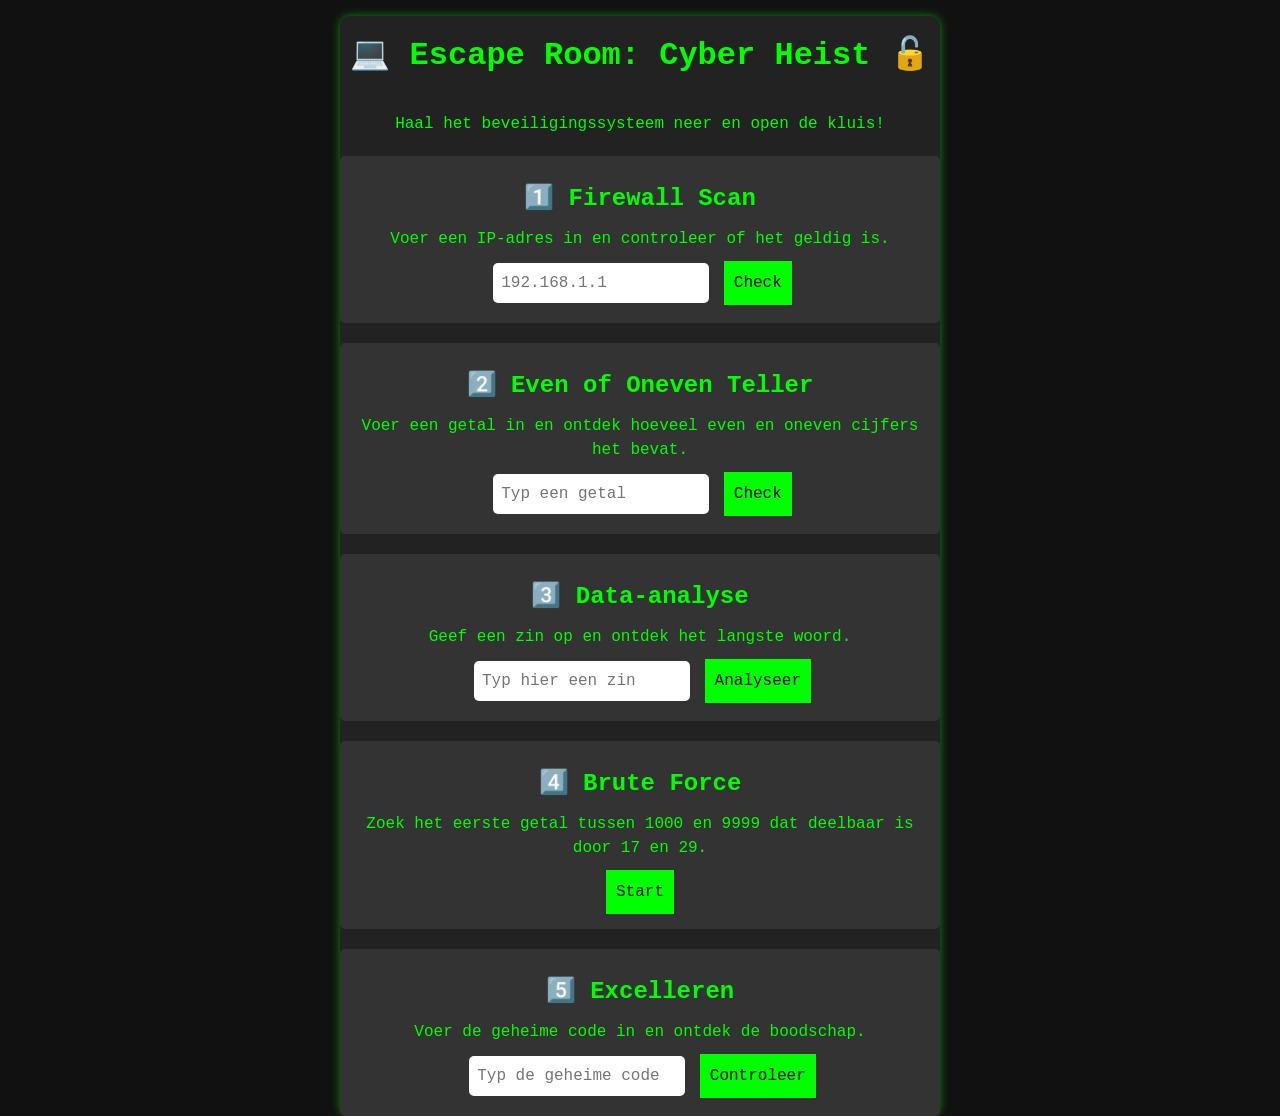
<file: w4/klasopdracht/escape-room/index.html>
<!DOCTYPE html>
<html lang="nl">
<head>
    <meta charset="UTF-8">
    <meta name="viewport" content="width=device-width, initial-scale=1.0">
    <title>Escape Room: Cyber Heist</title>
    <link rel="stylesheet" href="css/reset.css">
    <link rel="stylesheet" href="css/main.css">
</head>
<body>

    <main class="container">
        <header>
            <h1 class="title">💻 Escape Room: Cyber Heist 🔓</h1>
            <p>Haal het beveiligingssysteem neer en open de kluis!</p>
        </header>

        <section class="level" id="level-1">
            <h2>1️⃣ Firewall Scan</h2>
            <p>Voer een IP-adres in en controleer of het geldig is.</p>
            <input type="text" class="input" id="input-1" placeholder="192.168.1.1">
            <button class="button" id="button-1">Check</button>
            <p class="result" id="result-1"></p>
        </section>

        <section class="level" id="level-2">
            <h2>2️⃣ Even of Oneven Teller</h2>
            <p>Voer een getal in en ontdek hoeveel even en oneven cijfers het bevat.</p>
            <input type="text" class="input" id="input-2" placeholder="Typ een getal">
            <button class="button" id="button-2">Check</button>
            <p class="result" id="result-2"></p>
        </section>
        

        <section class="level" id="level-3">
            <h2>3️⃣ Data-analyse</h2>
            <p>Geef een zin op en ontdek het langste woord.</p>
            <input type="text" class="input" id="input-3" placeholder="Typ hier een zin">
            <button class="button" id="button-3">Analyseer</button>
            <p class="result" id="result-3"></p>
        </section>

        <section class="level" id="level-4">
            <h2>4️⃣ Brute Force</h2>
            <p>Zoek het eerste getal tussen 1000 en 9999 dat deelbaar is door 17 en 29.</p>
            <button class="button" id="button-4">Start</button>
            <p class="result" id="result-4"></p>
        </section>

        <section class="level" id="level-5">
            <h2>5️⃣ Excelleren</h2>
            <p>Voer de geheime code in en ontdek de boodschap.</p>
            <input type="text" class="input" id="input-5" placeholder="Typ de geheime code">
            <button class="button" id="button-5">Controleer</button>
            <p class="result" id="result-5"></p>
            <p class="attempts" id="attempts-5"></p>
        </section>

        <section class="final">
            <h2 class="final-message"></h2>
        </section>
    </main>
     <canvas id="c" class="background"></canvas>

    <script src="js/main.js"></script>
    <script src="js/matrix.js"></script>
</body>
</html>
</file>
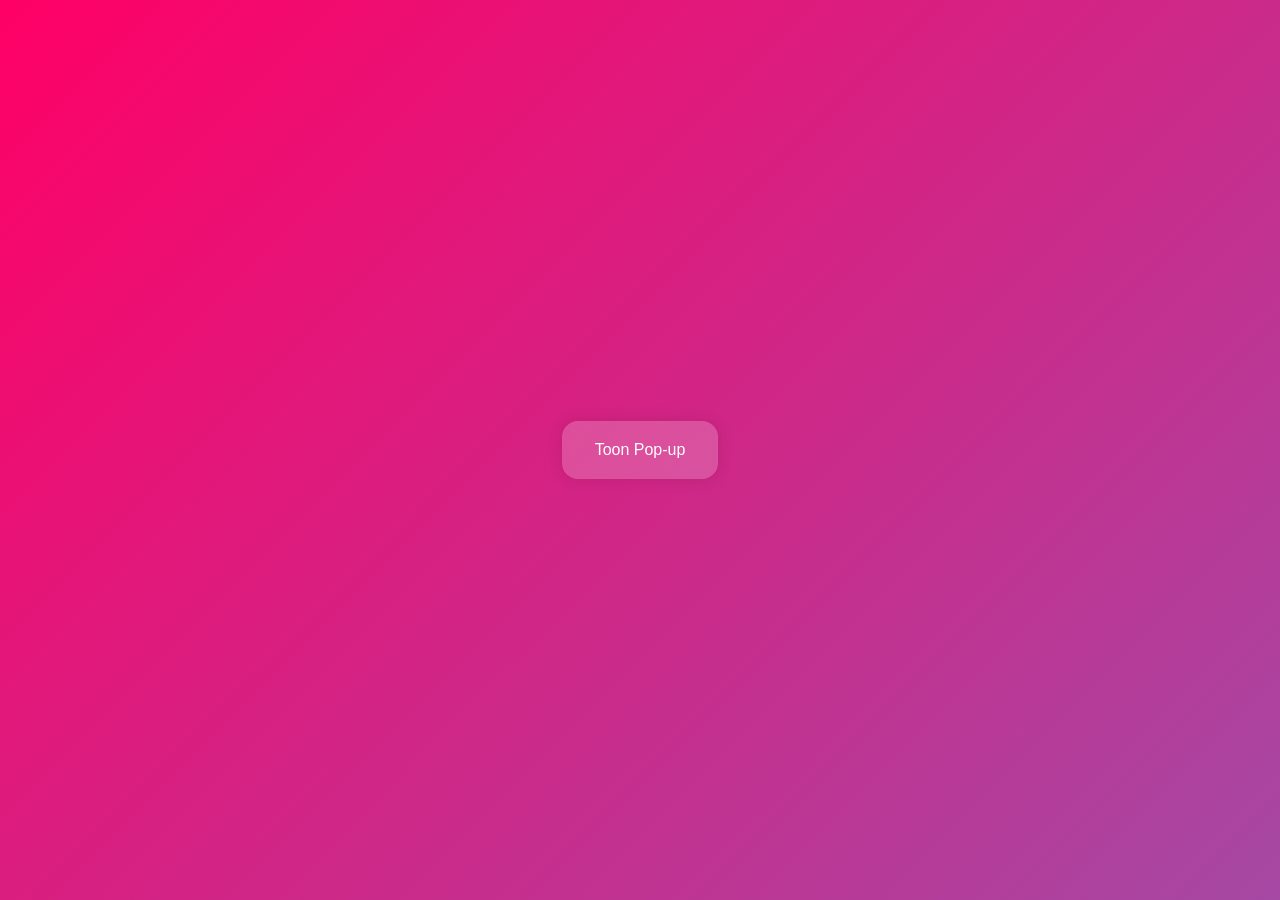
<file: w4/recap/1-pop-up/index.html>
<!DOCTYPE html>
<html lang="en">

<head>
    <meta charset="UTF-8">
    <meta name="viewport" content="width=device-width, initial-scale=1.0">
    <title>Pop-up</title>
    <link rel="stylesheet" href="css/reset.css">
    <link rel="stylesheet" href="css/main.css">

    <!-- Favicons -->
    <link rel="apple-touch-icon" sizes="180x180" href="favicon/apple-touch-icon.png">
    <link rel="icon" type="image/png" sizes="32x32" href="favicon/favicon-32x32.png">
    <link rel="icon" type="image/png" sizes="16x16" href="favicon/favicon-16x16.png">
    <link rel="manifest" href="favicon/site.webmanifest">
</head>

<body>
    <button id="show-modal" class="button show-modal">Toon Pop-up</button>
    <div id="modal" class="modal">
        <p>Dit is een pop-up!</p>
        <button id="close-modal" class="button close-modal">Sluiten</button>
    </div>

    <script src="js/main.js"></script>
</body>

</html>
</file>
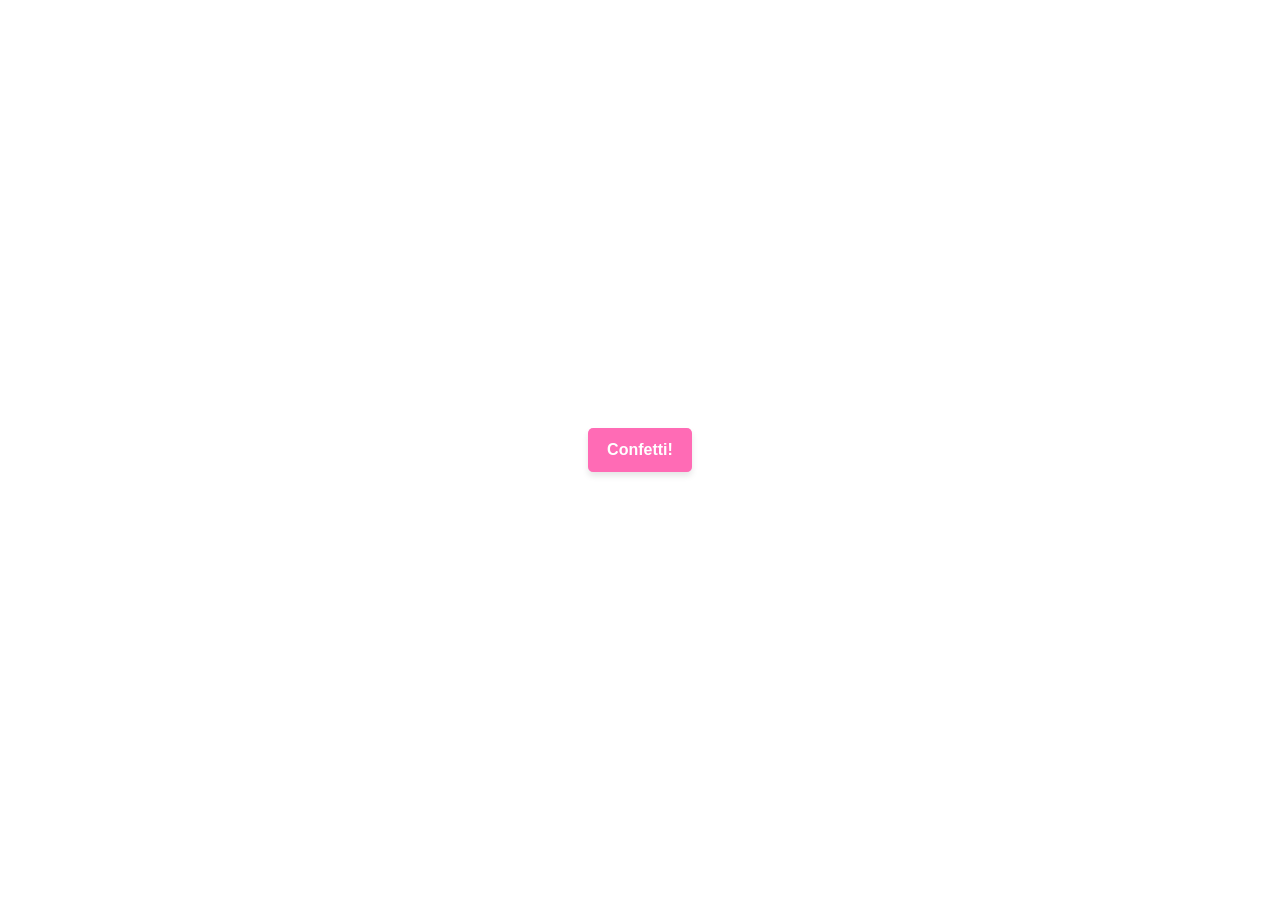
<file: w4/recap/2-confetti/index.html>
<!DOCTYPE html>
<html lang="en">

<head>
    <meta charset="UTF-8">
    <meta name="viewport" content="width=device-width, initial-scale=1.0">
    <title>Confetti</title>
    <link rel="stylesheet" href="css/reset.css">
    <link rel="stylesheet" href="css/main.css">
    <link rel="stylesheet" href="css/confetti.css">

    <!-- Favicons -->
    <link rel="apple-touch-icon" sizes="180x180" href="favicon/apple-touch-icon.png">
    <link rel="icon" type="image/png" sizes="32x32" href="favicon/favicon-32x32.png">
    <link rel="icon" type="image/png" sizes="16x16" href="favicon/favicon-16x16.png">
    <link rel="manifest" href="favicon/site.webmanifest">
</head>

<body>
    <main>
        <button id="confetti-button" class="confetti-button">Confetti!</button>
    </main>

    <div id="confetti-effect" class="background">
        <div class="confetti"></div>
        <div class="confetti"></div>
        <div class="confetti"></div>
        <div class="confetti"></div>
        <div class="confetti"></div>
        <div class="confetti"></div>
        <div class="confetti"></div>
        <div class="confetti"></div>
        <div class="confetti"></div>
    </div>
    <script src="js/main.js"></script>
</body>

</html>
</file>
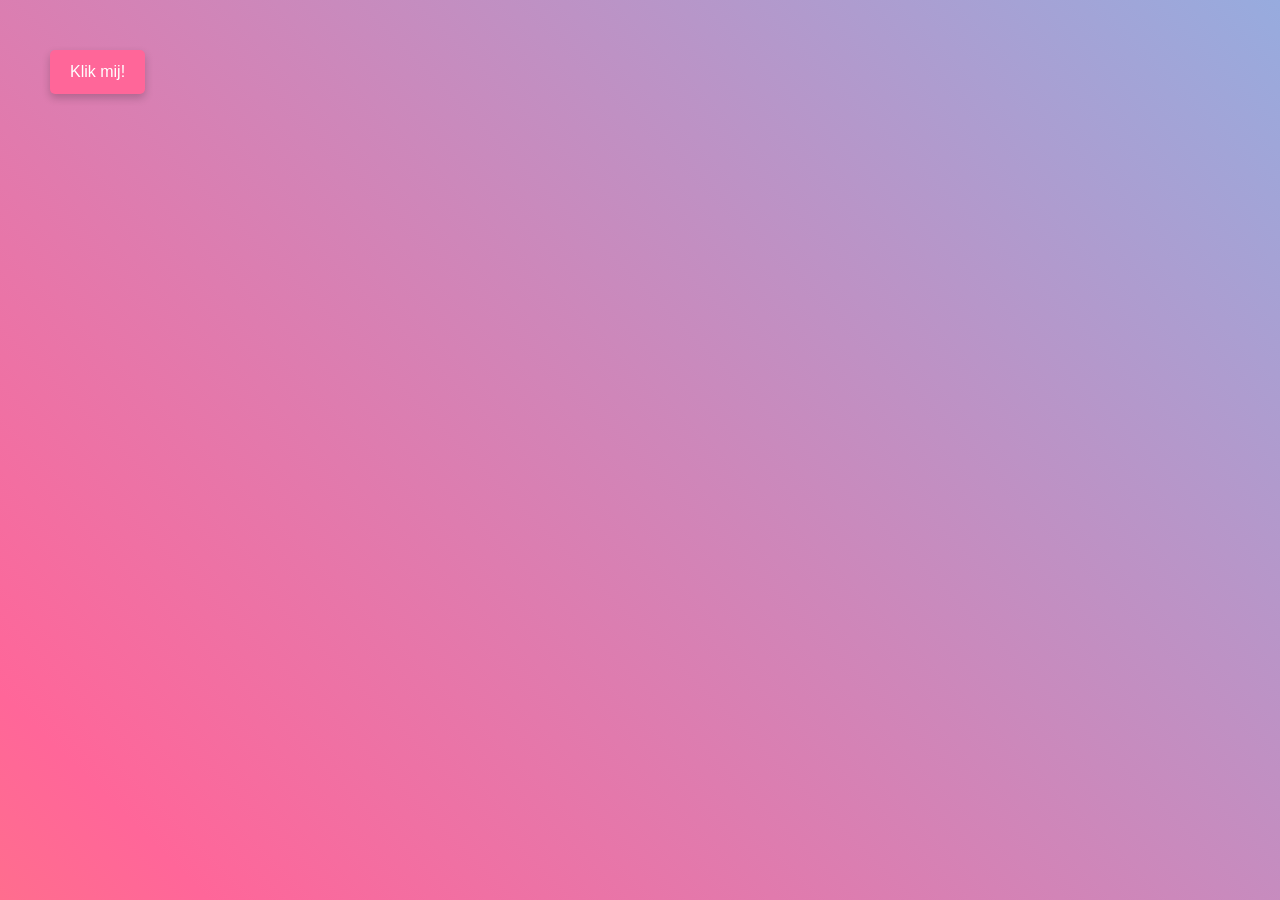
<file: w4/recap/3-jumpy-button/index.html>
<!DOCTYPE html>
<html lang="en">

<head>
    <meta charset="UTF-8">
    <meta name="viewport" content="width=device-width, initial-scale=1.0">
    <title>Jumpy button</title>
    <link rel="stylesheet" href="css/reset.css">
    <link rel="stylesheet" href="css/main.css">

    <!-- Favicons -->
    <link rel="apple-touch-icon" sizes="180x180" href="favicon/apple-touch-icon.png">
    <link rel="icon" type="image/png" sizes="32x32" href="favicon/favicon-32x32.png">
    <link rel="icon" type="image/png" sizes="16x16" href="favicon/favicon-16x16.png">
    <link rel="manifest" href="favicon/site.webmanifest">
</head>

<body>
    <button id="button-jump" class="jump" aria-label="Jump Button">Klik mij!</button>

    <script src="js/main.js"></script>
</body>

</html>
</file>
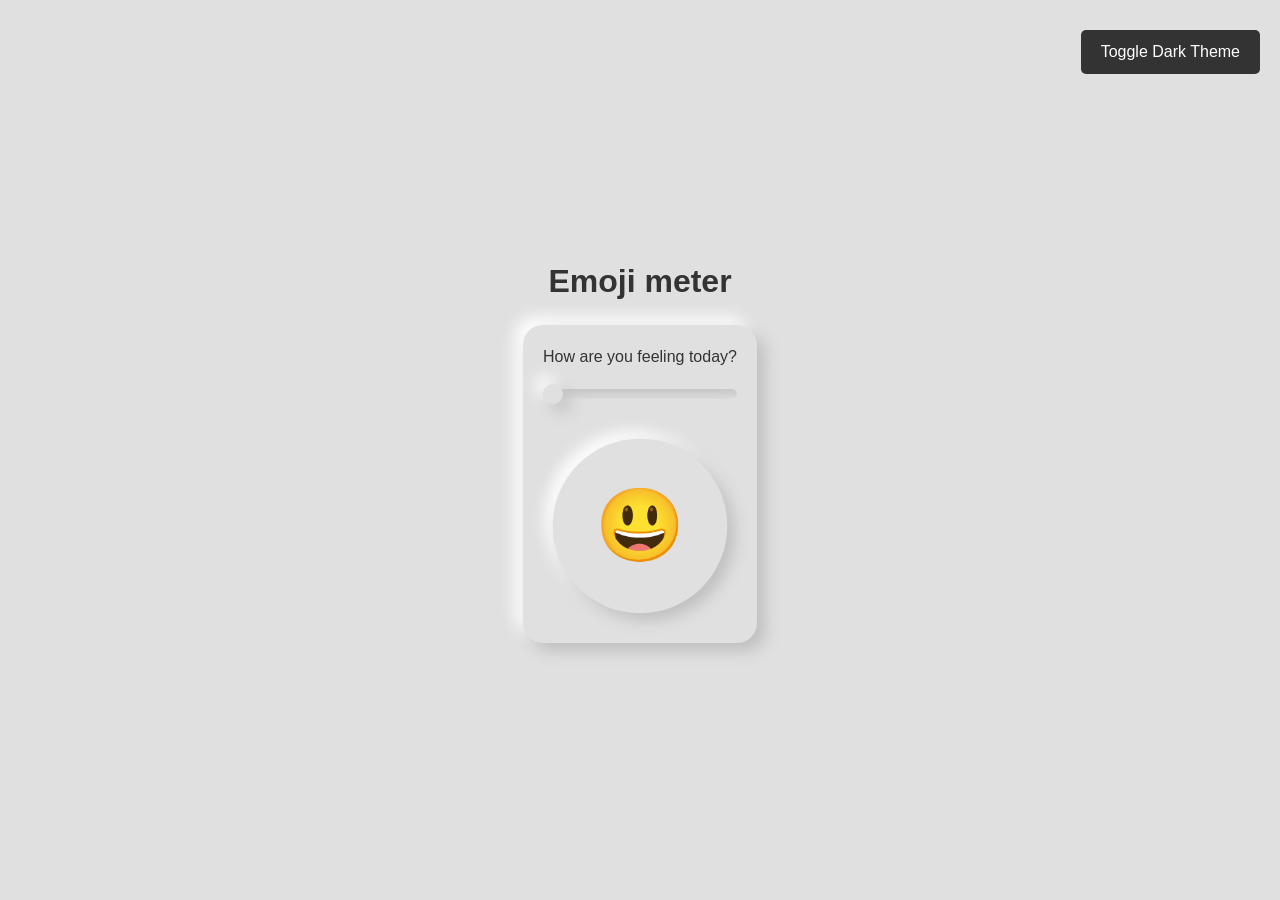
<file: w4/recap/4-emoji-meter/index.html>
<!DOCTYPE html>
<html lang="en">

<head>
    <meta charset="UTF-8">
    <meta name="viewport" content="width=device-width, initial-scale=1.0">
    <title>Emoji meter</title>
    <link rel="stylesheet" href="css/reset.css">
    <link rel="stylesheet" href="css/main.css">

    <!-- Favicons -->
    <link rel="apple-touch-icon" sizes="180x180" href="favicon/apple-touch-icon.png">
    <link rel="icon" type="image/png" sizes="32x32" href="favicon/favicon-32x32.png">
    <link rel="icon" type="image/png" sizes="16x16" href="favicon/favicon-16x16.png">
    <link rel="manifest" href="favicon/site.webmanifest">
</head>

<body>
    <header>
        <h1>Emoji meter</h1>
        <button id="theme-toggle" aria-label="Toggle Dark Theme">Toggle Dark Theme</button>
    </header>

    <main>
        <section>
            <p>How are you feeling today?</p>

            <input type="range" id="emoji-slider" class="emoji-slider" min="0" max="4" value="0" aria-label="Emoji Slider">

            <div id="emoji" class="emoji" aria-live="polite">😃</div>
        </section>
    </main>
    <script src="js/main.js"></script>
</body>

</html>
</file>
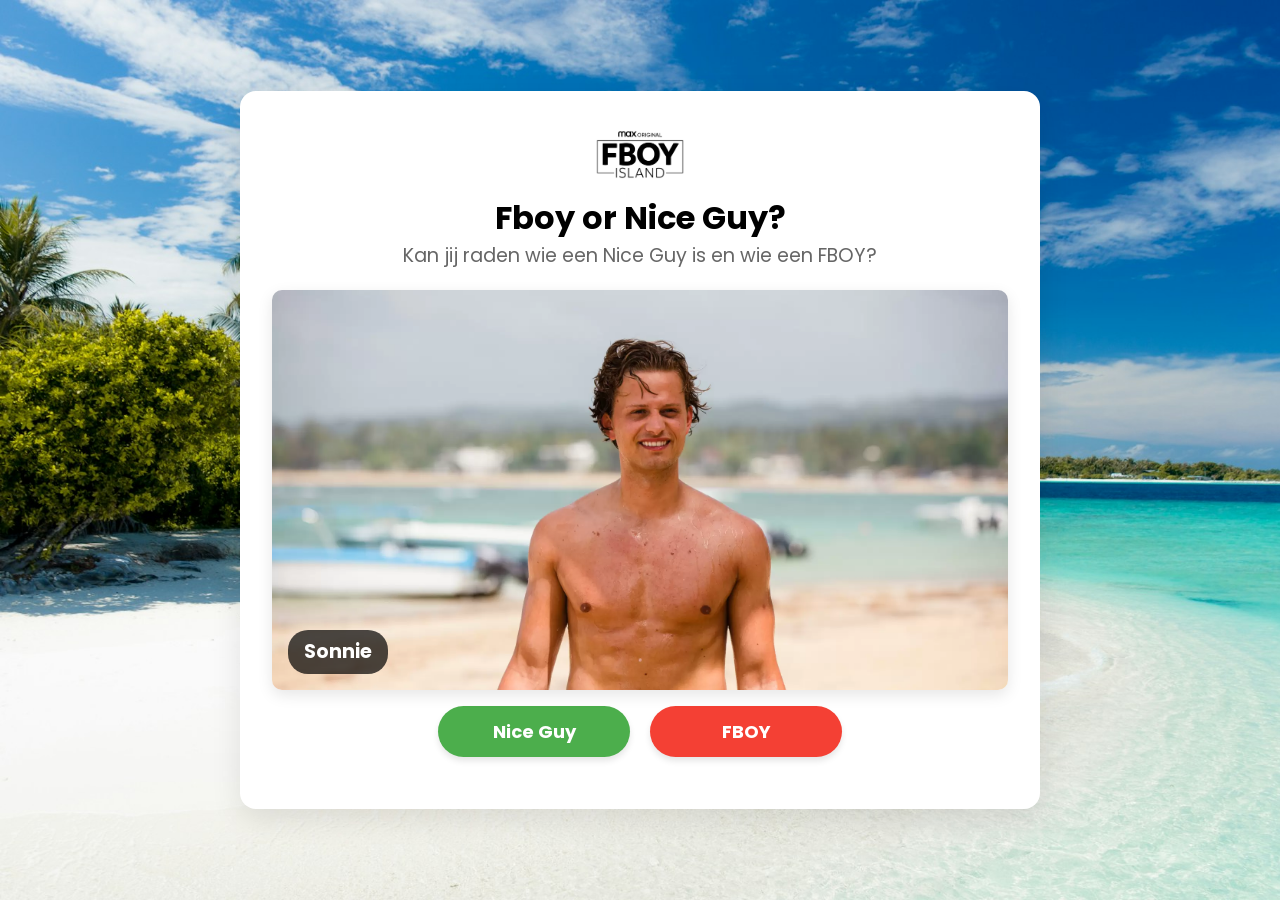
<file: w5/klasopdracht/fboy-island/index.html>
<!DOCTYPE html>
<html lang="nl">

<head>
	<meta charset="UTF-8">
	<meta name="viewport" content="width=device-width, initial-scale=1.0">
	<title>Fboy Island</title>

	<!-- Stylesheets -->
	<link rel="stylesheet" href="css/reset.css">
	<link rel="stylesheet" href="css/main.css">

	<!-- Favicons -->
	<link rel="apple-touch-icon" sizes="180x180" href="favicon/apple-touch-icon.png">
	<link rel="icon" type="image/png" sizes="32x32" href="favicon/favicon-32x32.png">
	<link rel="icon" type="image/png" sizes="16x16" href="favicon/favicon-16x16.png">
	<link rel="manifest" href="favicon/site.webmanifest">
</head>

<body>
	<div class="container">
		<header>
			<img src="images/fboy-island-logo.png" alt="FBOY Island Logo" class="logo">
			<h1>Fboy or Nice Guy?</h1>
			<p class="subtitle">Kan jij raden wie een Nice Guy is en wie een FBOY?</p>
		</header>

		<article class="contestant">
			<img id="contestant-image" class="contestant-image" src="" alt="Deelnemer">
			<h2 id="contestant-name" class="contestant-name"></h2>
		</article>

		<div class="buttons">
			<button id="nice-guy-btn" class="button green-btn">Nice Guy</button>
			<button id="fboy-btn" class="button red-btn">FBOY</button>
		</div>

		<div id="result-modal" class="modal-backdrop">
			<article class="modal">
				<h2 id="result-title" class="result-title"></h2>
				<p id="result-text" class="result-text"></p>
				<button id="next-btn" class="button next-btn">Volgende deelnemer</button>
			</article>
		</div>
	</div>

	<script src="js/main.js"></script>
</body>

</html>
</file>
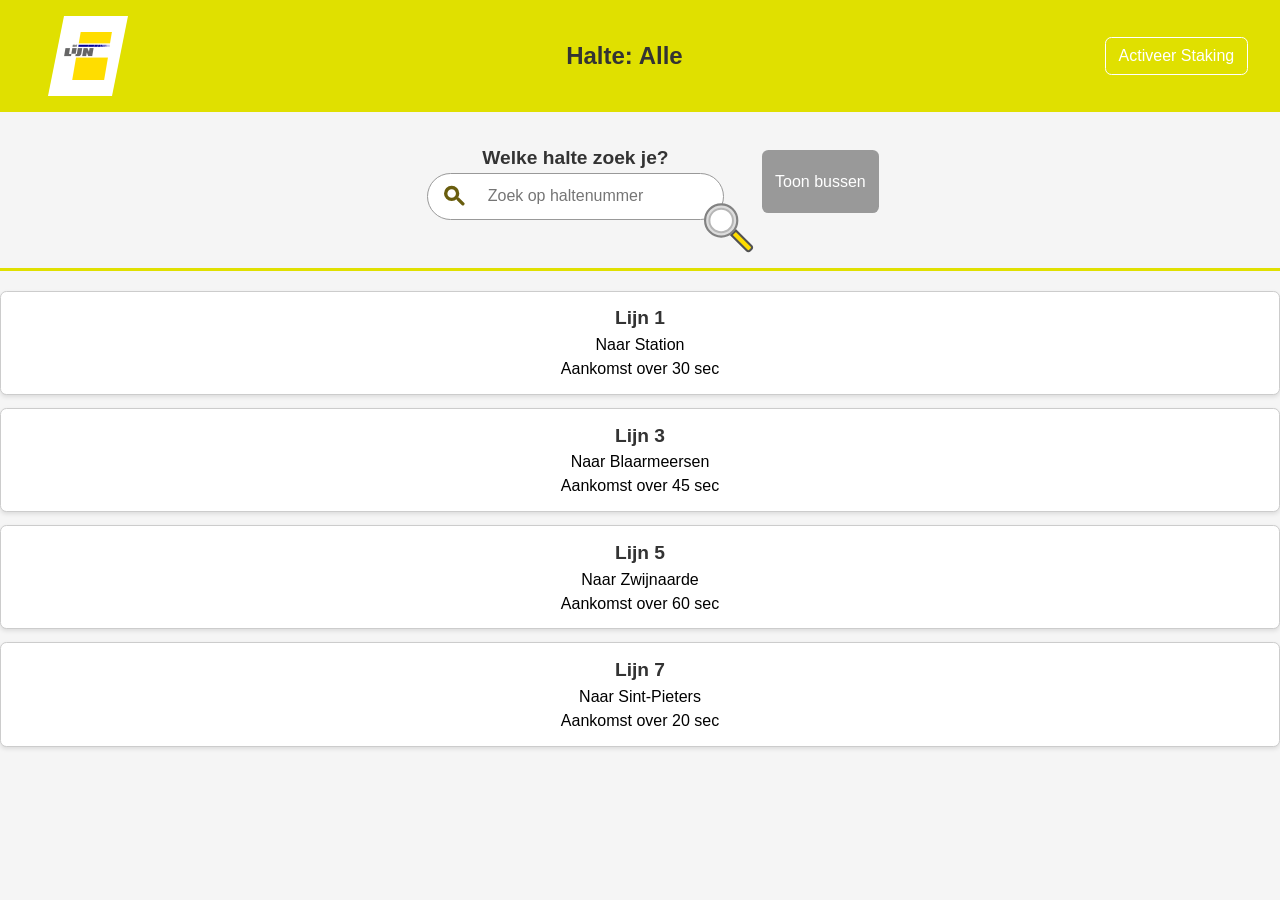
<file: w6/klasopdracht/de-lijn/index.html>
<!DOCTYPE html>
<html lang="nl">

<head>
  <meta charset="UTF-8" />
  <meta name="viewport" content="width=device-width, initial-scale=1.0" />
  <title>De Lijn - Haltes</title>

  <!-- Stylesheets -->
  <link rel="stylesheet" href="css/reset.css" />
  <link rel="stylesheet" href="css/main.css" />

  <!-- Favicons -->
  <link rel="apple-touch-icon" sizes="180x180" href="favicon/apple-touch-icon.png">
  <link rel="icon" type="image/png" sizes="32x32" href="favicon/favicon-32x32.png">
  <link rel="icon" type="image/png" sizes="16x16" href="favicon/favicon-16x16.png">
  <link rel="manifest" href="favicon/site.webmanifest">
</head>

<body>
  <div class="header">
    <div class="header__logo">
      <img src="assets/logo-de-lijn.png" alt="Logo De Lijn" class="header__logo-img" />
    </div>

    <div class="header__title">
      <h1>Halte: <span id="halte-naam">Alle</span></h1>
    </div>

    <button id="toggle-strike" class="header__toggle-strike">Activeer Staking</button>
  </div>

  <div class="main">
    <div class="main__flex-container">
      <div class="main__header-title">
        <h3 class="main__header-title-text">Welke halte zoek je?</h3>
        <div class="main__search">
          <div class="main__search-box">
            <div class="main__search-icon">
              <svg width="25" height="24" viewBox="0 0 25 24" fill="none" xmlns="http://www.w3.org/2000/svg" aria-hidden="true">
                <path d="M16.0073 9.00364C16.0073 12.8716 12.8716 16.0073 9.00364 16.0073C5.13564 16.0073 2 12.8716 2 9.00364C2 5.13564 5.13564 2 9.00364 2C12.8716 2 16.0073 5.13564 16.0073 9.00364Z" stroke="#695D0E" stroke-width="4"></path>
                <rect x="16.594" y="12.8062" width="11.8729" height="3.95764" rx="1.97882" transform="rotate(45 16.594 12.8062)" fill="#695D0E"></rect>
              </svg>
            </div>
            <input class="main__search-input" placeholder="Zoek op haltenummer" aria-label="Zoek op haltenummer" type="search" id="halte-nummer" />

            <svg class="main__search-image" xmlns="http://www.w3.org/2000/svg" width="70" height="69" fill="none" viewBox="0 0 70 69" aria-hidden="true">
              <path fill="#FD0" stroke="#525252" stroke-width="2.936" d="M37.313 43.364l6.229-6.23 21.33 21.332c1.147 1.147 1.147 3.006 0 4.153l-2.076 2.076c-1.146 1.147-3.005 1.147-4.152 0L37.313 43.364z"></path>
              <circle cx="23.491" cy="23.491" r="22.023" fill="#DDD" stroke="#828282" stroke-width="2.936"></circle>
              <circle cx="23.491" cy="23.491" r="16.105" fill="#fff" stroke="#B6B6B6" stroke-width="2.702"></circle>
            </svg>
          </div>
        </div>
      </div>

      <button id="set-halte" class="main__show-buses">Toon bussen</button>
    </div>
  </div>

  <div id="bus-board" class="bus-board"></div>

  <script src="js/main.js"></script>
</body>

</html>
</file>
<file: w1/klasopdracht/dvg-orakel/css/main.css>
/* Google Font */
@import url("https://fonts.googleapis.com/css2?family=Oranienbaum&display=swap");

/* Variables */
:root {
  --font-family: "Oranienbaum", serif;
  --color-beige-light: hsl(33.75, 84.21%, 92.55%);
  --color-beige-medium: hsl(33.06, 74.24%, 74.12%);
  --color-beige: hsl(32.73, 62.26%, 58.43%);
  --color-brown: hsl(33.21, 87.5%, 12.55%);
  --color-purple: hsl(267.77, 95.28%, 24.9%);
  --color-deep-purple: hsl(258.26, 79.31%, 5.69%);
}

/* Global Styles */
* {
  text-transform: uppercase;
  font-weight: 400;
}

/* Body Styles */
body {
  font-family: var(--font-family);
  background: url("../assets/orakel_background.svg") no-repeat center center /
      75%,
    linear-gradient(to right, var(--color-deep-purple), var(--color-purple));
  color: var(--color-beige-medium);
  display: flex;
  justify-content: space-between;
  align-items: center;
  flex-direction: column;
  margin: 0 auto;
  padding: 0 2rem;
}

/* Main container */
main {
  max-width: 54rem;
  display: flex;
  flex-direction: column;
  justify-content: center;
  align-items: center;
  gap: 2.5rem;
}

/* Header Styles */
header {
  display: flex;
  justify-content: center;
  align-items: center;
  flex-direction: column;
  margin: 2.5rem;
}

/* Greeting Styles */
.greeting {
  font-size: 3.5rem;
  line-height: 1.2;
  text-align: center;
}

/* Cards Wrapper Styles */
.cards-wrapper {
  display: flex;
  justify-content: center;
  align-items: center;
  flex-wrap: wrap;
  gap: 2rem;
}

/* Cards Row Styles */
.cards-row {
  display: flex;
  justify-content: center;
  align-items: center;
  flex-wrap: wrap;
  gap: 2.5rem;
}

/* Card and Button Common Styles */
.card,
.button {
  color: var(--color-brown);
}

/* Card Styles */
.card {
  display: flex;
  flex-direction: column;
  justify-content: end;
  align-items: center;
  gap: 1.75rem;
  width: 18.75rem;
  padding: 1.75rem;
  aspect-ratio: 1/1;
  background-color: var(--color-beige-light);
  border-radius: 0.625rem;
  border: 0.25rem solid var(--color-beige);
}

.lucky-description {
  font-size: 2.5rem;
}

.lucky-element {
  height: 9rem;
}

.lucky-number {
  font-size: 7rem;
  text-align: center;
}

.lucky-color {
  border-radius: 50%;
  border: 0.125rem solid var(--color-brown);
  width: 7.75rem;
  height: 7.75rem;
  display: flex;
  justify-content: center;
  align-items: center;
}

/* General Button Styles */
.draw-button {
  background-color: var(--color-beige-medium);
  color: var(--color-brown);
  padding: 0.75rem 1.5rem;
  border-radius: 0.44rem;
  border: none;
  cursor: pointer;
  font-size: 1.75rem;
  border: 0.25rem solid var(--color-beige);
}

/* Footer Styles */
.footer {
  text-align: center;
  margin-top: 2.5rem;
}

/* Draw Count Styles */
.draw-count {
  background-color: var(--color-purple);
  color: hsl(0, 0%, 100%);
  padding: 1rem 2rem 1.6rem 2rem;
  border-radius: 1rem 1rem 0 0;
  border: none;
  font-size: 1.5rem;
}
</file>
<file: w2/demos/css-keyframes/css/main.css>
body {
  margin: 0;
}

.ball {
  width: 5rem;
  height: 5rem;
  background-color: hsl(0, 100%, 50%);
  border-radius: 50%;
  position: absolute;
  left: 50%;
  animation: bounce 2s infinite ease-in-out;
}

@keyframes bounce {
  0%,
  100% {
    transform: translateY(0);
  }
  25% {
    width: 4.5rem;
    height: 5.5rem;
  }
  50% {
    transform: translateY(calc(100vh - 4.5rem));
    width: 5.5rem;
    height: 4.5rem;
  }
}
</file>
<file: w2/demos/fietsenrace/css/main.css>
body {
  /*
Road Side Painting
Joseph Roache
United States
url: https://www.saatchiart.com/en-be/art/Painting-Road-Side/574242/2261343/view
*/
  background: url("../assets/road.jpg");
  background-size: cover;
  background-position: bottom;
  height: 100vh;
  display: flex;
  justify-content: center;
  align-items: center;
  flex-direction: column;
}

.race-track {
  position: absolute;
  width: 90%;
  height: 200px;
  bottom: 0;
}

.bike {
  position: absolute;
  bottom: 25px;
  transition: left 1s;
  width: 200px;
}

.bike-2 {
  bottom: 100px;
}

@keyframes wobble {
  0%,
  100% {
    transform: rotate(0deg);
  }

  25% {
    transform: rotate(-5deg);
  }

  75% {
    transform: rotate(5deg);
  }
}

.bike.active {
  animation: wobble 0.5s infinite;
}

.button-start-race {
  background-color: hsl(0, 0%, 96%);
  border: 2px solid hsl(0, 0%, 80%);
  border-radius: 5px;
  padding: 10px 20px;
  font-size: 16px;
  font-family: "Courier New", Courier, monospace;
  cursor: pointer;
  box-shadow: 2px 2px 5px hsla(0, 0%, 0%, 0.2);
  margin-top: 20px;
}

.button-start-race:hover {
  background-color: hsl(0, 0%, 89%);
}
</file>
<file: w2/demos/mysterious-buttons/css/main.css>
@import url("https://fonts.googleapis.com/css2?family=Qwitcher+Grypen:wght@400;700&display=swap");

body {
  position: relative;
  display: flex;
  flex-direction: column;
  justify-content: center;
  align-items: center;
  gap: 2rem;
  padding: 0 3rem;
  font-family: Arial, Helvetica, sans-serif;
  text-align: center;
  color: hsl(0, 0%, 100%);
  font-size: 1.25rem;
}

.home-header {
  display: flex;
  justify-content: space-between;
  align-items: center;
  flex-wrap: wrap;
  width: 100%;
}

.home-header h1 {
  font-family: "Qwitcher Grypen", serif;
}

.home-header p {
  font-style: italic;
  color: hsl(238, 61%, 81%);
}

.home-main {
  margin: auto;
  display: flex;
  justify-content: space-between;
  align-items: center;
  flex-wrap: wrap;
  max-width: 45rem;
  gap: 2rem;
}

.button {
  width: 15rem;
  padding: 0.62rem 1.25rem;
  aspect-ratio: 1/1;
  border: none;
  background: hsla(0, 0%, 100%, 0.2);
  color: hsl(0, 0%, 100%);
  font-weight: bold;
  backdrop-filter: blur(10px);
  border-radius: 0.3rem;
  transition: 0.3s;
  animation: float 2s infinite;
  cursor: pointer;
  animation: float 3s ease-in-out infinite;
}

.button:hover {
  opacity: 0.8;
}

.secret-text-wrapper {
  width: 100%;
  height: 5rem;
  padding: 1.6rem 0;
}

/* De classes hieronder voegen we toe via JavaScript */
.hidden {
  display: none;
}

.magic {
  background-color: hsl(300, 100%, 25%);
  color: hsl(60, 100%, 50%);
}

.glow {
  box-shadow: 0 0 1rem hsla(51, 100%, 50%, 0.8);
}

@keyframes float {
  0% {
    transform: translateY(0);
  }
  50% {
    transform: translateY(-10px);
  }
  100% {
    transform: translateY(0);
  }
}
</file>
<file: w2/demos/mysterious-buttons/css/background.css>
/* props to http://web.whitepallet.com/css_lab-witch.html */

.background {
  position: absolute;
  width: 100vw;
  height: 100%;
  background: #224;
  top: 0;
  left: 0;
  z-index: -1;
}
.witch {
  width: 100px;
  height: 100px;
  position: fixed;
  top: 50%;
  left: 50%;
  margin: -60px;
  -webkit-transform: scale(3);
  -ms-transform: scale(3);
  transform: scale(3);
  opacity: 0.6;
}
.witch:before {
  content: "";
  display: block;
  width: 600px;
  height: 600px;
  top: 50%;
  left: 50%;
  margin-top: -241px;
  margin-left: -266px;
  background: -webkit-radial-gradient(
    center,
    ellipse,
    rgba(255, 255, 255, 1) 0%,
    rgba(255, 255, 100, 1) 1%,
    rgba(225, 225, 200, 1) 1%,
    rgba(0, 0, 0, 0) 30%,
    rgba(0, 0, 0, 0) 100%
  );
  background: -o-radial-gradient(
    center,
    ellipse,
    rgba(255, 255, 255, 1) 0%,
    rgba(255, 255, 100, 1) 1%,
    rgba(225, 225, 200, 1) 1%,
    rgba(0, 0, 0, 0) 30%,
    rgba(0, 0, 0, 0) 100%
  );
  background: radial-gradient(
    ellipse at center,
    rgba(255, 255, 255, 1) 0%,
    rgba(255, 255, 100, 1) 1%,
    rgba(225, 225, 200, 1) 1%,
    rgba(0, 0, 0, 0) 30%,
    rgba(0, 0, 0, 0) 100%
  );
  -webkit-animation: lamp 10s ease 2s infinite;
  animation: lamp 10s ease 2s infinite;
}
@-webkit-keyframes lamp {
  50% {
    opacity: 0.2;
    -webkit-transform: scale(0.8);
    transform: scale(0.8);
  }
}
@keyframes lamp {
  50% {
    opacity: 0.2;
    -webkit-transform: scale(0.8);
    transform: scale(0.8);
  }
}
.witch div,
.witch div:before,
.witch div:after {
  content: "";
  display: block;
  position: absolute;
}
.witch div {
  width: 100px;
  height: 100px;
  top: 50%;
  left: 20px;
  margin-top: -50px;
}
.witch div:nth-child(1) {
  width: 80px;
  height: 3px;
  background: #224;
  margin-top: -0.5px;
  border-radius: 3px;
  -webkit-transform: rotate(14deg);
  -ms-transform: rotate(14deg);
  transform: rotate(14deg);
}
.witch div:nth-child(1):before {
  width: 20px;
  height: 20px;
  background: #224;
  right: -20px;
  top: -9px;
  border-radius: 50px 0 45px 20px/45px 0 50px 20px;
  -webkit-transform: rotate(45deg);
  -ms-transform: rotate(45deg);
  transform: rotate(45deg);
}
.witch div:nth-child(1):after {
  width: 25px;
  height: 18px;
  right: -25px;
  top: -15px;
  border-bottom: 5px solid #224;
  border-radius: 45%;
  -webkit-transform: rotate(-30deg);
  -ms-transform: rotate(-30deg);
  transform: rotate(-30deg);
}
.witch div:nth-child(2) {
  width: 11px;
  height: 18px;
  margin-top: -22px;
  left: 70px;
  background: #224;
  border-radius: 50px 20px 20px 40px/50px 23px 5px 61px;
  -webkit-transform: rotate(-23deg);
  -ms-transform: rotate(-23deg);
  transform: rotate(-23deg);
}
.witch div:nth-child(2):before,
.witch div:nth-child(2):after {
  width: 12px;
  height: 17px;
  background: #224;
  left: 1px;
  top: 18px;
  border-radius: 0 60px 70px 0/0 60px 45px 0;
  -webkit-transform: rotate(64deg);
  -ms-transform: rotate(64deg);
  transform: rotate(64deg);
}
.witch div:nth-child(2):after {
  width: 10px;
  height: 10px;
  left: -1px;
  top: 3px;
  border-radius: 3px;
  -webkit-transform: rotate(42deg);
  -ms-transform: rotate(42deg);
  transform: rotate(42deg);
}
.witch div:nth-child(3) {
  width: 16px;
  height: 18px;
  background: #224;
  left: 65px;
  margin-top: -42px;
  border-radius: 40px 0 30px 10px/33px 0 30px 35px;
}
.witch div:nth-child(3):before {
  width: 4px;
  height: 0px;
  margin-top: -12px;
  margin-left: 8px;
  border-radius: 30px 0 0 0;
  -webkit-transform: rotate(37deg);
  -ms-transform: rotate(37deg);
  transform: rotate(37deg);
  border-left: 10px solid transparent;
  border-right: 2px solid transparent;
  border-bottom: 20px solid #224;
}
.witch div:nth-child(3):after {
  width: 39px;
  height: 8px;
  border-bottom: 6px solid #224;
  border-radius: 0 0 30px 30px/0 0 15px 15px;
  left: -9px;
  top: -3px;
  -webkit-transform: rotate(37deg);
  -ms-transform: rotate(37deg);
  transform: rotate(37deg);
}
.witch div:nth-child(4) {
  width: 6px;
  height: 8px;
  margin-left: 51px;
  margin-top: -26px;
  background: #224;
  -webkit-transform: rotate(-15deg);
  -ms-transform: rotate(-15deg);
  transform: rotate(-15deg);
}
.witch div:nth-child(4):before {
  left: 7px;
  top: 6px;
  width: 23px;
  height: 17px;
  border-top: 4px solid #224;
  border-radius: 0 50% 0 0;
  -webkit-transform: rotate(20deg);
  -ms-transform: rotate(20deg);
  transform: rotate(20deg);
}
.witch div:nth-child(4):after {
  width: 4px;
  height: 7px;
  background: #224;
  border-radius: 1px;
  left: -3px;
  top: -11px;
  -webkit-transform: rotate(45deg) skewX(-10deg);
  -ms-transform: rotate(45deg) skewX(-10deg);
  transform: rotate(45deg) skewX(-10deg);
}
.witch div:nth-child(5) {
  width: 27px;
  height: 12px;
  background: #224;
  margin-left: 40px;
  margin-top: -1px;
  -webkit-transform: rotate(-9deg);
  -ms-transform: rotate(-9deg);
  transform: rotate(-9deg);
  border-radius: 35px 0 30px 30px/50px 0 30px 100px;
}
.witch div:nth-child(5):before,
.witch div:nth-child(5):after {
  width: 3.5px;
  height: 5px;
  left: 9px;
  top: 26px;
  background: #224;
  border-radius: 0 3px 0 5px;
  -webkit-transform: rotate(-5deg);
  -ms-transform: rotate(-5deg);
  transform: rotate(-5deg);
}
.witch div:nth-child(5):after {
  left: 19px;
  top: 20px;
  -webkit-transform: rotate(-21deg);
  -ms-transform: rotate(-21deg);
  transform: rotate(-21deg);
}
.witch div:nth-child(6) {
  width: 13px;
  height: 6px;
  margin-left: 67px;
  margin-top: -25px;
  border-radius: 50%;
  border-left: 0px solid transparent;
  border-top: 1px solid #224;
}
.witch div:nth-child(6):before,
.witch div:nth-child(6):after {
  width: 3px;
  height: 8px;
  background: #224;
  left: -3px;
  top: 42px;
  border-radius: 0 2px 10px 30px/0 2px 20px 75px;
  -webkit-transform: rotate(-55deg);
  -ms-transform: rotate(-55deg);
  transform: rotate(-55deg);
}
.witch div:nth-child(6):after {
  left: -12px;
  top: 51px;
  -webkit-transform: rotate(-40deg);
  -ms-transform: rotate(-40deg);
  transform: rotate(-40deg);
}
.witch div:nth-child(7) {
  width: 5px;
  height: 5px;
  border-radius: 50%;
  border-bottom: 1px solid #224;
  margin-left: 44px;
  margin-top: -38px;
}
.witch div:nth-child(7):before {
  width: 5px;
  height: 5px;
  background: #224;
  border-radius: 1px;
  left: 1px;
  top: 5.5px;
  -webkit-transform: rotate(10deg) skewX(-10deg);
  -ms-transform: rotate(10deg) skewX(-10deg);
  transform: rotate(10deg) skewX(-10deg);
  -webkit-box-shadow: 1px 1.5px 0 #224, -4px 31px 0 #224;
  box-shadow: 1px 1.5px 0 #224, -4px 31px 0 #224;
}
.witch div:nth-child(7):after {
  width: 5px;
  height: 3px;
  background: #224;
  border-radius: 3px;
  left: 2px;
  top: 11px;
  -webkit-transform: rotate(0deg);
  -ms-transform: rotate(0deg);
  transform: rotate(0deg);
}
.witch div:nth-child(8) {
  width: 25px;
  height: 28px;
  margin-top: 6px;
  margin-left: 47px;
  -webkit-transform: rotate(-25deg);
  -ms-transform: rotate(-25deg);
  transform: rotate(-25deg);
  overflow: hidden;
}
.witch div:nth-child(8):before,
.witch div:nth-child(8):after {
  width: 5px;
  height: 50px;
  margin-top: -30px;
  margin-left: 1px;
  background: #224;
  border-radius: 50%;
}
.witch div:nth-child(8):after {
  width: 5px;
  height: 50px;
  margin-top: -30px;
  margin-left: 1px;
  background: #224;
  border-radius: 50%;
  -webkit-transform: rotate(-28deg);
  -ms-transform: rotate(-28deg);
  transform: rotate(-28deg);
}
.witch div:nth-child(9) {
  width: 9px;
  height: 10px;
  margin-top: -11px;
  overflow: hidden;
  margin-left: 56px;
}
.witch div:nth-child(9):before {
  width: 20px;
  height: 6px;
  bottom: -6px;
  left: -23px;
  background: none;
  border-radius: 0 50% 50% 0;
  border: 5px solid #224;
}
.witch div:nth-child(9):after {
  width: 18px;
  height: 18px;
  top: -18px;
  right: -19px;
  background: none;
  border-radius: 50%;
  border: 5px solid #224;
}
.witch div:nth-child(10) {
  width: 4px;
  height: 9px;
  border-radius: 10px 10px 5px 5px/10px 10px 30px 30px;
  background: #224;
  margin-top: -14px;
  margin-left: 39px;
  -webkit-transform: rotate(46deg);
  -ms-transform: rotate(46deg);
  transform: rotate(46deg);
}
.witch div:nth-child(10):before {
  width: 4px;
  height: 16px;
  border-radius: 20px 0 30px 30px/125px;
  background: #224;
  top: -14px;
  left: 0px;
  -webkit-transform: rotate(2deg);
  -ms-transform: rotate(2deg);
  transform: rotate(2deg);
}
.witch div:nth-child(10):after {
  width: 2px;
  height: 0;
  border: 1px solid transparent;
  border-top: 12px solid #224;
  top: 4px;
  left: 0px;
}
.witch div:nth-child(11) {
  width: 5px;
  height: 6px;
  border-radius: 6px 5px 6px 0/7px 5px 3px 0;
  background: #224;
  margin-top: -4px;
  margin-left: 30px;
  -webkit-transform: rotate(35deg);
  -ms-transform: rotate(35deg);
  transform: rotate(35deg);
}
.witch div:nth-child(11):before {
  width: 9px;
  height: 7px;
  background: #224;
  border-radius: 4px;
  left: 1px;
  top: -59px;
  -webkit-transform: rotate(-14deg) skewX(-40deg);
  -ms-transform: rotate(-14deg) skewX(-40deg);
  transform: rotate(-14deg) skewX(-40deg);
}
.witch div:nth-child(11):after {
  width: 22px;
  height: 9px;
  border-bottom: 5px solid #224;
  border-radius: 0 0 30px 0/0 0 15px 0;
  left: 1px;
  top: -40px;
  -webkit-transform: rotate(21deg);
  -ms-transform: rotate(21deg);
  transform: rotate(21deg);
}

.witch div:nth-child(12) {
  width: 23px;
  height: 8px;
  border-bottom: 5px solid #224;
  border-radius: 0 0 30px 0/0 0 15px 0;
  margin-left: 58px;
  margin-top: -30px;
  z-index: 1;
  -webkit-transform: rotate(44deg);
  -ms-transform: rotate(44deg);
  transform: rotate(44deg);
}
.witch div:nth-child(12):before {
  width: 5px;
  height: 0;
  top: 19px;
  left: -3px;
  border-left: 1px solid transparent;
  border-top: 2px solid #224;
  -webkit-transform: rotate(-47deg);
  -ms-transform: rotate(-47deg);
  transform: rotate(-47deg);
}
.witch div:nth-child(12):after {
  width: 0;
  height: 4px;
  top: 23px;
  left: 39px;
  border-top: 1px solid transparent;
  border-bottom: 1px solid transparent;
  border-left: 3px solid #224;
  -webkit-transform: rotate(-34deg);
  -ms-transform: rotate(-34deg);
  transform: rotate(-34deg);
}

.witch div:nth-child(13) {
  width: 12px;
  height: 15px;
  border: 1px solid #224;
  border-radius: 8px 8px 10px 10px/17px 17px 6px 7px;
  margin-top: 0;
  margin-left: 7px;
  -webkit-transform: rotate(-20deg);
  -ms-transform: rotate(-20deg);
  transform: rotate(-20deg);
}
.witch div:nth-child(13):before {
  width: 10px;
  height: 3px;
  border-radius: 8px 8px 0 0;
  margin-top: 13px;
  margin-left: 0.5px;
  background: #224;
}
.witch div:nth-child(13):after {
  width: 12px;
  height: 3px;
  border-radius: 50%;
  margin-top: 15px;
  margin-left: -0.5px;
  background: #224;
}
.witch div:nth-child(14) {
  width: 10px;
  height: 15px;
  background: rgba(100, 100, 120, 0.3);
  background: -webkit-radial-gradient(
    center,
    ellipse,
    rgba(255, 255, 255, 0) 0%,
    rgba(100, 100, 120, 0.3) 100%
  );
  background: -o-radial-gradient(
    center,
    ellipse,
    rgba(255, 255, 255, 0) 0%,
    rgba(100, 100, 120, 0.3) 100%
  );
  background: radial-gradient(
    ellipse at center,
    rgba(255, 255, 255, 0) 0%,
    rgba(100, 100, 120, 0.3) 100%
  );
  border-radius: 8px 8px 10px 10px/17px 17px 6px 7px;
  margin-top: 1px;
  margin-left: 9px;
  -webkit-transform: rotate(-20deg);
  -ms-transform: rotate(-20deg);
  transform: rotate(-20deg);
}
.witch div:nth-child(14):before {
  width: 6px;
  height: 0px;
  border: 2px solid transparent;
  border-bottom: 3px solid #224;
  top: -4px;
  left: 0px;
}
.witch div:nth-child(14):after {
  width: 12px;
  height: 9px;
  border: 1px solid transparent;
  border-top: 1px solid #224;
  border-left: 1px solid #224;
  border-radius: 5px;
  top: -6px;
  left: -2px;
  -webkit-transform: rotate(65deg) skewX(42deg);
  -ms-transform: rotate(65deg) skewX(42deg);
  transform: rotate(65deg) skewX(42deg);
}
.css_lab:after {
  content: "Created by WhitePallet";
  display: block;
  width: 250px;
  position: absolute;
  bottom: 10px;
  left: 50%;
  margin-left: -125px;
  text-align: center;
  font-size: 10pt;
  color: #666;
}
</file>
<file: w2/demos/parallax/css/main.css>
body {
  height: 100%;
  min-height: 100vh;
  max-width: 100vw;
  font-family: "Amatic SC", serif;
  background-color: hsl(21, 21%, 16%);
}

/* ++++++++++++++++++++++++++++++++++++++++++++++++++++++++++++++++++++++++++ */
/* Hero */
/* ++++++++++++++++++++++++++++++++++++++++++++++++++++++++++++++++++++++++++ */
.hero {
  position: relative;
  width: 100%;
  height: 100%;
  overflow: hidden;
}

.hero__asset {
  position: absolute;
  left: 0;
  top: 0;
  width: 100%;
  height: 100%;
  object-fit: cover;
}

.hero__title {
  text-align: center;
  top: 35vh;
  position: relative;
  color: hsl(21, 21%, 16%);
  font-size: 14rem;
  z-index: 2;
}

/* ++++++++++++++++++++++++++++++++++++++++++++++++++++++++++++++++++++++++++ */
/* Assets */
/* ++++++++++++++++++++++++++++++++++++++++++++++++++++++++++++++++++++++++++ */
.sky {
  z-index: 0;
}

.balloon {
  z-index: 2;
  left: unset;
}

.road {
  z-index: 3;
}

/* ++++++++++++++++++++++++++++++++++++++++++++++++++++++++++++++++++++++++++ */
/* Section */
/* ++++++++++++++++++++++++++++++++++++++++++++++++++++++++++++++++++++++++++ */
.section {
  position: relative;
  width: 100%;
  max-width: 72rem;
  margin-left: auto;
  margin-right: auto;

  padding: 8rem 4rem;
  overflow: hidden;
  display: flex;
  flex-direction: column;
  gap: 2rem;
  justify-content: center;
  color: hsl(32, 61%, 91%);
}

.section__text {
  font-family: "Gill Sans", "Gill Sans MT", Calibri, "Trebuchet MS", sans-serif;
  font-size: 2rem;
  line-height: 1.6;
}

.section__note a {
  color: currentColor;
  font-size: 1.4rem;
  color: hsl(49, 100%, 50%);
}
</file>
<file: w2/klasopdracht/lichtschakelaar/css/main.css>
html,
body {
  padding: 0;
  margin: 0;
  display: flex;
  justify-content: center;
  min-height: 100vh;
  background-color: hsl(0, 0%, 19%);
}

/* The switch - the box around the slider */
.switch {
  position: absolute;
  display: inline-block;
  width: 180px; /* 60px * 3 */
  height: 102px; /* 34px * 3 */
  bottom: 0;
  left: 50%;
  transform: translate(-50%, -50%);
  z-index: 1;
}

/* Hide default HTML checkbox */
.switch input {
  opacity: 0;
  width: 0;
  height: 0;
}

/* The slider */
.slider {
  position: absolute;
  cursor: pointer;
  top: 0;
  left: 0;
  right: 0;
  bottom: 0;
  background-color: hsl(0, 0%, 80%);
  -webkit-transition: 0.4s;
  transition: 0.4s;
}

.slider:before {
  position: absolute;
  content: "";
  height: 78px; /* 26px * 3 */
  width: 78px; /* 26px * 3 */
  left: 12px; /* 4px * 3 */
  bottom: 12px; /* 4px * 3 */
  background-color: hsl(0, 0%, 100%);
  -webkit-transition: 0.4s;
  transition: 0.4s;
}

.switch input:checked + .slider {
  background-color: hsl(207, 90%, 54%);
}

.switch input:focus + .slider {
  box-shadow: 0 0 3px hsl(207, 90%, 54%); /* 1px * 3 */
}

.switch input:checked + .slider:before {
  -webkit-transform: translateX(78px); /* 26px * 3 */
  -ms-transform: translateX(78px); /* 26px * 3 */
  transform: translateX(78px); /* 26px * 3 */
}

/* Rounded sliders */
.slider.round {
  border-radius: 102px; /* 34px * 3 */
}

.slider.round:before {
  border-radius: 50%;
}

.information-dialog {
  position: fixed;
  top: 20px;
  left: 20px;
  z-index: 1;
  background-color: hsl(0, 0%, 100%);
  padding: 20px;
  border-radius: 10px;
  box-shadow: 0 4px 8px hsla(0, 0%, 0%, 0.1);
  max-width: 300px;
  font-family: Arial, sans-serif;
  color: hsl(0, 0%, 20%);
}

.information-dialog h2 {
  margin-top: 0;
  font-size: 1.5em;
}

.information-dialog p {
  margin: 10px 0;
  line-height: 1.6;
}
</file>
<file: w2/klasopdracht/lichtschakelaar/css/lightbulb.css>
.area {
  width: 200px;
  height: 500px;
  animation: swing 1s infinite ease-in-out alternate;
  transform-origin: top;
  -moz-transform-origin: top;
  -webkit-transform-origin: top;
}

.wire {
  position: relative;
  left: 98px;
  height: 200px;
  width: 4px;
  background-color: hsl(0, 0%, 0%);
}

.fixture {
  position: relative;
  background-color: hsl(0, 0%, 50%);
  width: 16px;
  height: 20px;
  left: 92px;
}

.strip {
  position: relative;
  width: 18px;
  height: 2px;
  right: 1px;
  top: 4px;
  background-color: hsl(0, 0%, 66%);
}

.strip:nth-of-type(2) {
  top: 7px;
}

.strip:nth-of-type(3) {
  top: 10px;
}

.bulb {
  position: relative;
  width: 40px;
  height: 40px;
  left: 80px;
  bottom: 2px;
  z-index: -1;
  background-color: hsla(46, 53%, 76%, 0.85);
  border-radius: 50%;
  -webkit-box-shadow: 0px 0px 300px 77px hsl(38, 64%, 78%);
  -moz-box-shadow: 0px 0px 300px 77px hsl(38, 64%, 78%);
  box-shadow: 0px 0px 300px 77px hsl(38, 64%, 78%);
}

.off {
  -webkit-box-shadow: 0px 0px 300px 77px hsla(38, 64%, 78%, 0);
  -moz-box-shadow: 0px 0px 300px 77px hsla(38, 64%, 78%, 0);
  box-shadow: 0px 0px 300px 77px hsla(38, 64%, 78%, 0);
}

.zig {
  position: relative;
  background-color: transparent;
  width: 10px;
  height: 5px;
  border-radius: 5px / 2.5px;
  left: 14px;
  border: hsl(0, 0%, 0%) solid 1px;
}

.zig:nth-of-type(2) {
  top: -3px;
}

.zig:nth-of-type(3) {
  top: -6px;
}

@keyframes swing {
  from {
    transform: rotate(3deg);
  }
  to {
    transform: rotate(-3deg);
  }
}

@keyframes knipperen {
  0%,
  100% {
    box-shadow: 0px 0px 300px 77px hsl(38, 64%, 78%);
  }
  50% {
    box-shadow: 0px 0px 300px 77px hsla(38, 64%, 78%, 0);
  }
}

.bulb.knipperen {
  animation: knipperen 0.5s infinite;
}
</file>
<file: w3/demos/bob-it/css/main.css>
:root{
--background-color-pink: #340035;
--background-color-blue: #3400d1;
}

.twist-it {
    animation: twist .3s ease-in-out;
    transform-box: fill-box;
    transform-origin: center bottom;
}

.flick-it {
    animation: flick 0.2s ease-in-out;
    transform-box: fill-box;
    transform-origin: bottom right;
}

.spin-it {
    animation: spin 1s ease-in-out;
    transform-box: fill-box;
    transform-origin: center;
}

.pull-it {
    animation: pull 0.5s ease-in-out;
    transform-box: fill-box;
    transform-origin: center;
}

#bob-it.start {
    animation: bob-it-start .2s ease-in-out;
    transform-box: fill-box;
    transform-origin: center;

}

svg {
    width: 500px;
}

@keyframes bob-it-start {
    0% {
        transform: scale(1);
    }

    50% {
        transform: scale(.95);
    }

    100% {
        transform: scale(1);
    }
}

@keyframes twist {
    0% {
    transform: rotate(0deg) scale(1);
    }

    50% {
    transform: rotate(-5deg) scale(0.95);
    }

    100% {
    transform: rotate(0) scale(1);
    }
}

@keyframes flick {
    0% {
    transform: translateX(0) rotate(0deg) scale(1);
    }

    25% {
    transform:  rotate(5deg) scale(0.95);
    }

    50% {
    transform: translateX(0) rotate(0deg) scale(1);
    }

    75% {
    transform:rotate(-5deg) scale(0.95);
    }

    100% {
    transform: translateX(0) rotate(0deg) scale(1);
    }
}

@keyframes spin {
    0% {
        transform: rotate(0deg);
    }

    100% {
        transform: rotate(-360deg);
    }
}

@keyframes pull {

    0%,
    100% {
        transform: translate(0);
    }

    50% {
        transform: translate(20px, 20px);
    }
}

.game-area{
    display: flex;
    justify-content: center;
    align-items: center;
    height: 100vh;
    width: 100vw;
    position: relative;
    flex-direction: column;
}

.action-display{
    font-family: 'Comic Sans MS', cursive, sans-serif;
    position: absolute;
    bottom: 0 ;
    display: flex;
    justify-content: center;
    align-items: center;
    z-index: 1;
    font-size: 5rem;
    max-width: 60vw;
    text-align: center;
    min-height: 300px;
}

@media (max-width: 600px) {
    .action-display {
        font-size: 3rem;
        max-width: unset;
        margin: 0 50px ;
    }
}


.background{
    position: absolute;
    top: 0;
    left: 0;
    height: 100vh;
    width: 100vw;
    /* background: radial-gradient(var(--background-color-pink) 30%, var(--background-color-blue)); */
    display: flex;
    background-color: var(--background-color-pink);
    justify-content: center;
    align-items: center;
    z-index: -1;
}

.background::before {
    content: '';
    position: absolute;
    top: 0;
    left: 0;
    height: 100%;
    width: 100%;
    background: radial-gradient(circle, rgba(69, 0, 92, 0.735), rgba(255, 0, 200, 0.432));
    z-index: 2;
}




.splash {
    width: 750px;
    height: 750px;
    background:
      repeating-conic-gradient(var(--background-color-blue) 0 3%, #0000 0 11%),
      repeating-conic-gradient(#0000 0 5%, var(--background-color-blue) 0 7%) 50% / 60% 60%,
      repeating-conic-gradient(#0000 0 7%, var(--background-color-blue) 0 9%) 50% / 70% 70%,
      repeating-conic-gradient(#0000 0 11%, var(--background-color-blue) 0 13%) 50% / 80% 80%,
      radial-gradient(var(--background-color-blue) 22%, #0000 0),
      var(--background-color-pink);
    background-repeat: no-repeat;
    filter: blur(20px) contrast(50);
    box-shadow: 0 0 0 100vmax var(--background-color-pink);
    animation: splash-animation 400s infinite linear;
    border-radius: 50%;
    mix-blend-mode: overlay;
}

@keyframes splash-animation {
    0% {
        transform: scale(1) rotate(0deg);
        filter: blur(20px) contrast(50);
    }
    25% {
        filter: blur(10px) contrast(100);
    }
    50% {
        transform: scale(1) rotate(180deg);
        filter: blur(20px) contrast(50);
    }
    75% {
        filter: blur(10px) contrast(100);
    }
    100% {
        transform: scale(1) rotate(360deg);
        filter: blur(20px) contrast(50);
    }
}
</file>
<file: w4/klasopdracht/escape-room/css/main.css>
body {
    font-family: 'Courier New', monospace;
    text-align: center;
    background-color: #111;
    color: #0f0;
    margin: 0;
    padding: 0;
}

.title{ 
    margin: 1rem 0; 
    padding: 1rem 0;
}

.container {
    max-width: 37.5rem; 
    margin: auto;
    background: #222;
    border-radius: 0.625rem; 
    box-shadow: 0px 0px 0.625rem rgba(0, 255, 0, 0.5); 
    margin: 1rem auto;
    box-sizing: border-box;
}

.level {
    margin-top: 1.25rem; 
    padding: 0.9375rem; 
    background: #333;
    border-radius: 0.3125rem; 
}

.level h2 {
    margin: 0.625rem 0; 
}

button {
    background: #0f0;
    color: black;
    padding: 0.625rem;
    border: none;
    cursor: pointer;
    margin-top: 0.625rem; 
}

button:hover {
    background: #0b0;
}

input {
    padding: 0.5rem; 
    margin: 0.3125rem; 
    border: none;
    border-radius: 0.3125rem; 
}

.background {
    position: fixed;
    top: 0;
    left: 0;
    width: 100%;
    height: 100%;
    z-index: -1;
}
</file>
<file: w4/recap/1-pop-up/css/main.css>
:root {
  --primary-color: hsl(336, 100%, 50%);
  --secondary-color: hsl(212, 72%, 59%);
  --white-transparent: hsla(0, 0%, 100%, 0.2);
  --white-transparent-hover: hsla(0, 0%, 100%, 0.3);
  --white-border: hsla(0, 0%, 100%, 0.01);
  --box-shadow: 0rem 0rem 1rem hsla(0, 0%, 0%, 0.1);
  --blur: 1rem;
  --padding: 2rem;
  --border-radius: 1rem;
  --transition-duration: 0.3s;
}

body {
  font-family: sans-serif;
  display: flex;
  justify-content: center;
  align-items: center;
  height: 100vh;
  background: linear-gradient(
    135deg,
    var(--primary-color),
    var(--secondary-color)
  );
  background-size: 200% 200%;
  animation: gradientBackground 15s ease infinite;
  color: white;
}

@keyframes gradientBackground {
  0% {
    background-position: 0% 50%;
  }
  50% {
    background-position: 100% 50%;
  }
  100% {
    background-position: 0% 50%;
  }
}

.modal {
  display: none;
  position: fixed;
  top: 50%;
  left: 50%;
  transform: translate(-50%, -50%);
  background: var(--white-transparent);
  backdrop-filter: blur(var(--blur));
  padding: var(--padding);
  box-shadow: var(--box-shadow);
  border-radius: var(--border-radius);
  border: 1px solid var(--white-border);
  justify-content: center;
  align-items: center;
  flex-direction: column;
  gap: 2rem;
}

.modal.show {
  display: flex;
}

.button {
  background: var(--white-transparent);
  backdrop-filter: blur(var(--blur));
  padding: 1rem 2rem;
  border: 1px solid var(--white-border);
  border-radius: var(--border-radius);
  box-shadow: var(--box-shadow);
  color: hsl(0, 0%, 100%);
  cursor: pointer;
  transition: background var(--transition-duration) ease;
}

.button:hover {
  background: var(--white-transparent-hover);
}
</file>
<file: w4/recap/2-confetti/css/main.css>
main {
  display: flex;
  flex-direction: column;
  align-items: center;
  justify-content: center;
  height: 100vh;
  margin: 0;
  font-family: "Arial", sans-serif;
}

.confetti-button {
  background-color: hsl(330, 100%, 71%);
  color: hsl(0, 0%, 100%);
  border: none;
  padding: 0.6rem 1.2rem;
  font-size: 1em;
  font-weight: bold;
  border-radius: 0.32rem;
  cursor: pointer;
  box-shadow: 0 4px 6px hsla(0, 0%, 0%, 0.1);
  transition: background-color 0.3s ease, transform 0.3s ease;
}

.confetti-button:hover {
  background-color: hsl(328, 100%, 54%);
  transform: scale(1.05);
}

.confetti-button:active {
  background-color: hsl(322, 81%, 43%);
  transform: scale(0.95);
}

@keyframes fadeOut {
  0% {
    opacity: 1;
  }
  100% {
    opacity: 0;
  }
}

.background {
  position: absolute;
  width: 100%;
  height: 100%;
  top: 0;
  left: 0;
  z-index: -1;
  display: none;
}

.show {
  display: block;
}
</file>
<file: w4/recap/2-confetti/css/confetti.css>
#confettis {
  overflow: hidden;
  position: absolute;
  height: 100%;
  width: 100%;
}

.confetti {
  left: 50%;
  width: 1rem;
  height: 1rem;
  position: absolute;
  transform-origin: left top;
  animation: confetti 5s ease-in-out -2s infinite;
}

@keyframes confetti {
  0% {
    transform: rotateZ(15deg) rotateY(0deg) translate(0, 0);
  }
  25% {
    transform: rotateZ(5deg) rotateY(360deg) translate(-5vw, 20vh);
  }
  50% {
    transform: rotateZ(15deg) rotateY(720deg) translate(5vw, 60vh);
  }
  75% {
    transform: rotateZ(5deg) rotateY(1080deg) translate(-10vw, 80vh);
  }
  100% {
    transform: rotateZ(15deg) rotateY(1440deg) translate(10vw, 110vh);
  }
}

.confetti:nth-child(1) {
  left: 10%;
  animation-delay: 0s;
  background-color: hsl(353, 99%, 50%);
}

.confetti:nth-child(2) {
  left: 20%;
  animation-delay: -5s;
  background-color: hsl(258, 74%, 62%);
}

.confetti:nth-child(3) {
  left: 30%;
  animation-delay: -3s;
  background-color: hsl(38, 100%, 65%);
}

.confetti:nth-child(4) {
  left: 40%;
  animation-delay: -2.5s;
  background-color: hsl(349, 99%, 68%);
}

.confetti:nth-child(5) {
  left: 50%;
  animation-delay: -4s;
  background-color: hsl(151, 81%, 60%);
}

.confetti:nth-child(6) {
  left: 60%;
  animation-delay: -6s;
  background-color: hsl(54, 92%, 56%);
}

.confetti:nth-child(7) {
  left: 70%;
  animation-delay: -1.5s;
  background-color: hsl(317, 90%, 69%);
}

.confetti:nth-child(8) {
  left: 80%;
  animation-delay: -2s;
  background-color: hsl(208, 100%, 45%);
}

.confetti:nth-child(9) {
  left: 90%;
  animation-delay: -3.5s;
  background-color: hsl(208, 96%, 69%);
}

.confetti:nth-child(10) {
  left: 100%;
  animation-delay: -2.5s;
  background-color: hsl(317, 82%, 87%);
}
</file>
<file: w4/recap/3-jumpy-button/css/main.css>
body {
  background: linear-gradient(
    45deg,
    hsl(48, 100%, 50%),
    hsl(340, 100%, 70%),
    hsl(200, 100%, 70%),
    hsl(48, 100%, 50%)
  );
  background-size: 400% 400%;
  animation: gradientAnimation 10s ease infinite;
  height: 100vh;
  margin: 0;
  display: flex;
  justify-content: center;
  align-items: center;
  font-family: Arial, sans-serif;
}

@keyframes gradientAnimation {
  0% {
    background-position: 0% 50%;
  }
  50% {
    background-position: 100% 50%;
  }
  100% {
    background-position: 0% 50%;
  }
}

.jump {
  position: absolute;
  left: 3.125rem;
  top: 3.125rem;
  padding: 0.625rem 1.25rem;
  background-color: hsl(340, 100%, 70%);
  color: hsl(0, 0%, 100%);
  border: none;
  border-radius: 0.3125rem;
  box-shadow: 0 0.25rem 0.5rem hsla(0, 0%, 0%, 0.2);
  cursor: pointer;
  transition: transform 0.2s, background-color 0.2s;
}

.jump:hover {
  transform: scale(1.1);
  background-color: hsl(345, 100%, 60%);
}
</file>
<file: w4/recap/4-emoji-meter/css/main.css>
body {
  font-family: Arial, sans-serif;
  background: hsl(0, 0%, 88%);
  display: flex;
  justify-content: center;
  align-items: center;
  flex-flow: column;
  height: 100vh;
  color: hsl(0, 0%, 20%);
}

header h1 {
  text-align: center;
  margin-bottom: 1.25rem;
}

header button {
  position: absolute;
  right: 1.25rem;
  top: 1.25rem;
  margin-top: 0.625rem;
  padding: 0.625rem 1.25rem;
  font-size: 1rem;
  cursor: pointer;
  border: none;
  border-radius: 0.3125rem;
  background: hsl(0, 0%, 20%);
  color: hsl(0, 0%, 100%);
  transition: background 0.3s ease;
}

header button:hover {
  background: hsl(0, 0%, 33%);
}

main {
  background: hsl(0, 0%, 88%);
  padding: 1.25rem;
  border-radius: 1.25rem;
  box-shadow: 0.5rem 0.5rem 1rem hsl(0, 0%, 75%),
    -0.5rem -0.5rem 1rem hsl(0, 0%, 100%);
}

section {
  text-align: center;
}

.emoji-slider {
  width: 100%;
  margin: 1.25rem 0;
  -webkit-appearance: none;
  appearance: none;
  height: 0.625rem;
  background: hsl(0, 0%, 88%);
  border-radius: 0.625rem;
  box-shadow: inset 0.5rem 0.5rem 1rem hsl(0, 0%, 75%),
    inset -0.5rem -0.5rem 1rem hsl(0, 0%, 100%);
  outline: none;
}

.emoji-slider::-webkit-slider-thumb {
  -webkit-appearance: none;
  appearance: none;
  width: 1.25rem;
  height: 1.25rem;
  background: hsl(0, 0%, 88%);
  border-radius: 50%;
  box-shadow: 0.5rem 0.5rem 1rem hsl(0, 0%, 75%),
    -0.5rem -0.5rem 1rem hsl(0, 0%, 100%);
  cursor: pointer;
}

.emoji-slider::-moz-range-thumb {
  width: 1.25rem;
  height: 1.25rem;
  background: hsl(0, 0%, 88%);
  border-radius: 50%;
  box-shadow: 0.5rem 0.5rem 1rem hsl(0, 0%, 75%),
    -0.5rem -0.5rem 1rem hsl(0, 0%, 100%);
  cursor: pointer;
}

.emoji {
  font-size: 5rem;
  text-align: center;
  margin-top: 0.625rem;
  transition: transform 0.3s ease-in-out;
  background: hsl(0, 0%, 88%);
  border-radius: 50%;
  box-shadow: 0.5rem 0.5rem 1rem hsl(0, 0%, 75%),
    -0.5rem -0.5rem 1rem hsl(0, 0%, 100%);
  aspect-ratio: 1/1;
  display: flex;
  justify-content: center;
  align-items: center;
  transform: scale(0.9);
}

.emoji-slider:focus + .emoji {
  transform: scale(1);
}

/* Dark theme styles */
body.dark {
  background: hsl(0, 0%, 20%);
  color: hsl(0, 0%, 100%);
}

body.dark main {
  background: hsl(0, 0%, 27%);
  box-shadow: 0.5rem 0.5rem 1rem hsl(0, 0%, 13%),
    -0.5rem -0.5rem 1rem hsl(0, 0%, 36%);
}

body.dark .emoji-slider {
  background: hsl(0, 0%, 27%);
  box-shadow: inset 0.5rem 0.5rem 1rem hsl(0, 0%, 13%),
    inset -0.5rem -0.5rem 1rem hsl(0, 0%, 36%);
}

body.dark .emoji-slider::-webkit-slider-thumb,
body.dark .emoji-slider::-moz-range-thumb {
  background: hsl(0, 0%, 27%);
  box-shadow: 0.5rem 0.5rem 1rem hsl(0, 0%, 13%),
    -0.5rem -0.5rem 1rem hsl(0, 0%, 36%);
}

body.dark .emoji {
  background: hsl(0, 0%, 27%);
  box-shadow: 0.5rem 0.5rem 1rem hsl(0, 0%, 13%),
    -0.5rem -0.5rem 1rem hsl(0, 0%, 36%);
}

body.dark header button {
  background: hsl(0, 0%, 100%);
  color: hsl(0, 0%, 20%);
}

body.dark header button:hover {
  background: hsl(0, 0%, 87%);
}
</file>
<file: w5/klasopdracht/fboy-island/css/main.css>
/* General */
/* ================================================================================================================== */
@import url("https://fonts.googleapis.com/css2?family=Poppins:wght@400;700&display=swap");

body {
  background-image: url("../images/jcob-nasyr-ppMxyOhPtd8-unsplash.jpg");
  background-size: cover;
  min-height: 100vh;
  display: flex;
  justify-content: center;
  align-items: center;
  font-family: "Poppins", sans-serif;
  padding: 1.5rem;
}

.container {
  max-width: 50rem;
  width: 100%;
  background-color: hsl(0, 0%, 100%);
  border-radius: 1rem;
  box-shadow: 0 0.625rem 1.875rem hsla(0, 0%, 0%, 0.1);
  padding: 2rem;
  text-align: center;
}

/* Header */
/* ================================================================================================================== */
.logo {
  max-width: 7rem;
  margin: 0 auto 0.5rem;
}

h1 {
  color: hsl(0, 0%, 0%);
  font-size: 2rem;
}

.subtitle {
  color: hsl(0, 0%, 40%);
  font-size: 1.2rem;
  margin-bottom: 1.25rem;
}

/* Contestant */
/* ================================================================================================================== */
.contestant {
  position: relative;
  margin-bottom: 1rem;
  width: 100%;
}

.contestant-image {
  width: 100%;
  max-height: 25rem;
  object-fit: cover;
  border-radius: 0.625rem;
  box-shadow: 0 0.3125rem 0.9375rem hsla(0, 0%, 0%, 0.1);
}

.contestant-name {
  position: absolute;
  bottom: 1rem;
  left: 1rem;
  background-color: hsla(0, 0%, 0%, 0.7);
  color: white;
  padding: 0.5rem 1rem;
  border-radius: 1.25rem;
  font-weight: bold;
  font-size: 1.2rem;
}

/* Buttons */
/* ================================================================================================================== */
.buttons {
  display: flex;
  justify-content: center;
  gap: 1.25rem;
  margin-bottom: 1.25rem;
  width: 100%;
}

@media (max-width: 37.5rem) {
  .buttons {
    flex-direction: column;
    align-items: center;
  }
}

.button {
  flex: 1;
  display: flex;
  align-items: center;
  justify-content: center;
  padding: 0.75rem 1.5rem;

  font-size: 1.125rem;
  font-weight: bold;

  color: hsl(0, 0%, 100%);

  border: none;
  border-radius: 2rem;

  cursor: pointer;

  transition: transform 0.2s, box-shadow 0.2s;
  box-shadow: 0 0.25rem 0.375rem hsla(0, 0%, 0%, 0.1);
}

.button:hover {
  transform: translateY(-0.1875rem);
  box-shadow: 0 0.375rem 0.5rem hsla(0, 0%, 0%, 0.15);
}

.button:active {
  transform: translateY(0.0625rem);
  box-shadow: 0 0.125rem 0.25rem hsla(0, 0%, 0%, 0.1);
}

.green-btn {
  background-color: hsl(120, 39%, 49%);
  max-width: 12rem;
}

.red-btn {
  background-color: hsl(4, 90%, 58%);
  max-width: 12rem;
}

.next-btn {
  background-color: hsl(0, 0%, 0%);
}

@media (max-width: 37.5rem) {
  .green-btn,
  .red-btn {
    width: 100%;
    max-width: 100%;
  }
}

/* Modal */
/* ================================================================================================================== */
.modal-backdrop {
  position: fixed;
  top: 0;
  left: 0;
  width: 100%;
  height: 100%;
  display: flex;
  justify-content: center;
  align-items: center;
  visibility: hidden;

  background: rgba(0, 0, 0, 0.5);
  backdrop-filter: blur(10px);
  opacity: 0;

  transition: opacity 0.3s ease, visibility 0.3s ease;
}

.modal {
  padding: 2rem;
  border-radius: 0.8rem;
  display: flex;
  flex-direction: column;
  justify-content: center;
  align-items: center;
  gap: 1rem;
  max-width: 25rem;
  width: 90%;
  text-align: center;
  background-color: hsl(0, 0%, 100%);
  box-shadow: 0 0.625rem 1.875rem hsla(0, 0%, 0%, 0.1);
  transform: translateY(-2rem);
  transition: transform 0.3s ease;
}

.modal-backdrop.active {
  visibility: visible;
  opacity: 1;
}

.modal-backdrop.active .modal {
  transform: translateY(0);
}

/* Result */
/* ================================================================================================================== */
.result-title {
  font-size: 2rem;
  line-height: 1;
  font-weight: bold;
}

.result-title.correct {
  color: hsl(120, 39%, 49%);
}

.result-title.incorrect {
  color: hsl(4, 90%, 58%);
}

.result-text {
  font-size: 1.2rem;
  line-height: 1.6;
}
</file>
<file: w6/klasopdracht/de-lijn/css/main.css>
:root {
  --delijnYellow: hsl(60, 100%, 44%);
  --delijnGray: hsl(0, 0%, 60%);
  --backgroundColor: hsl(0, 0%, 96%);
  --headerTitleColor: hsl(0, 0%, 20%);
  --searchBoxBackground: hsl(0, 0%, 100%);
  --busBoardElementBackground: hsl(0, 0%, 100%);
  --busBoardElementBorder: hsl(0, 0%, 80%);
  --busBoardElementShadow: hsla(0, 0%, 0%, 0.1);
  --busBoardElementStrikeBackground: hsl(0, 100%, 74%);
  --busBoardElementStrikeColor: hsl(0, 100%, 50%);
  --busBoardTextColor: hsl(0, 0%, 20%);
  --busBoardSecondaryTextColor: hsl(0, 0%, 40%);
  --busBoardTertiaryTextColor: hsl(0, 0%, 60%);
}

body {
  font-family: Arial, sans-serif;
  background-color: var(--backgroundColor);
  text-align: center;
}

.header {
  width: 100vw;
  background-color: var(--delijnYellow);
  display: flex;
  justify-content: center;
  align-items: center;
  flex-flow: row;
  margin: 0 auto 2rem;
  padding: 0 2rem;
  gap: 1rem;
}

.header__logo {
  width: 5rem;
  background-color: white;
  padding: 1rem;
  margin: 1rem;
  clip-path: polygon(20% 0%, 100% 0%, 80% 100%, 0% 100%);
}

.header__logo-img {
  width: 100%;
}

.header__title {
  flex-grow: 1;
}

.header__title h1 {
  margin: 0;
  font-size: 1.5em;
  color: var(--headerTitleColor);
}

.header__toggle-strike {
  display: flex;
  align-items: center;
  padding: 0.4rem 0.8rem;
  background-color: var(--delijnYellow);
  border: 1px solid white;
  color: white;
  border-radius: 0.4rem;
  cursor: pointer;
}

.header__toggle-strike.active {
  background-color: var(--delijnGray);
  color: white;
}

.main {
  display: flex;
  flex-flow: row;
  margin: auto;
  padding: 0 2rem 3rem;
  width: 100vw;
  justify-content: space-around;
  border-bottom: 3px solid var(--delijnYellow);
}

.main__flex-container {
  display: flex;
  flex-flow: row;
  justify-content: space-around;
}

.main__header-title {
  flex-grow: 1;
  margin: 0 2rem;
}

.main__header-title-text {
  margin: 0;
  font-size: 1.2em;
  color: var(--headerTitleColor);
}

.main__search {
  display: flex;
  align-items: center;
}

.main__search-box {
  display: flex;
  align-items: center;
  background-color: var(--searchBoxBackground);
  border: 1px solid var(--delijnGray);
  border-radius: 2rem;
  padding: 0.25rem 1rem;
  position: relative;
  justify-content: center;
  gap: 1rem;
  box-sizing: border-box;
}

.main__search-icon {
  display: flex;
  align-items: center;
}

.main__search-input {
  flex-grow: 1;
  border: none;
  outline: none;
  padding: 0.4rem;
  width: 100%;
  box-sizing: border-box;
}

.main__search-image {
  position: absolute;
  right: -2rem;
  bottom: -100%;
  width: 3.2rem;
}

.main__show-buses {
  margin: 0.4rem;
  padding: 0.8rem;
  background: var(--delijnGray);
  color: white;
  border: none;
  cursor: pointer;
  border-radius: 0.4rem;
}

.bus-board {
  margin-top: 20px;
}

.bus-board__element {
  background-color: var(--busBoardElementBackground);
  border: 1px solid var(--busBoardElementBorder);
  border-radius: 0.4rem;
  padding: 0.8rem;
  margin: 0.8rem 0;
  box-shadow: 0 2px 4px var(--busBoardElementShadow);
}
.bus-board__element.strike {
  text-decoration: line-through;
  background-color: var(--busBoardElementStrikeBackground);
  color: var(--busBoardElementStrikeColor);
}

.bus-board__line {
  font-weight: bold;
  font-size: 1.2em;
  color: var(--busBoardTextColor);
}
</file>
